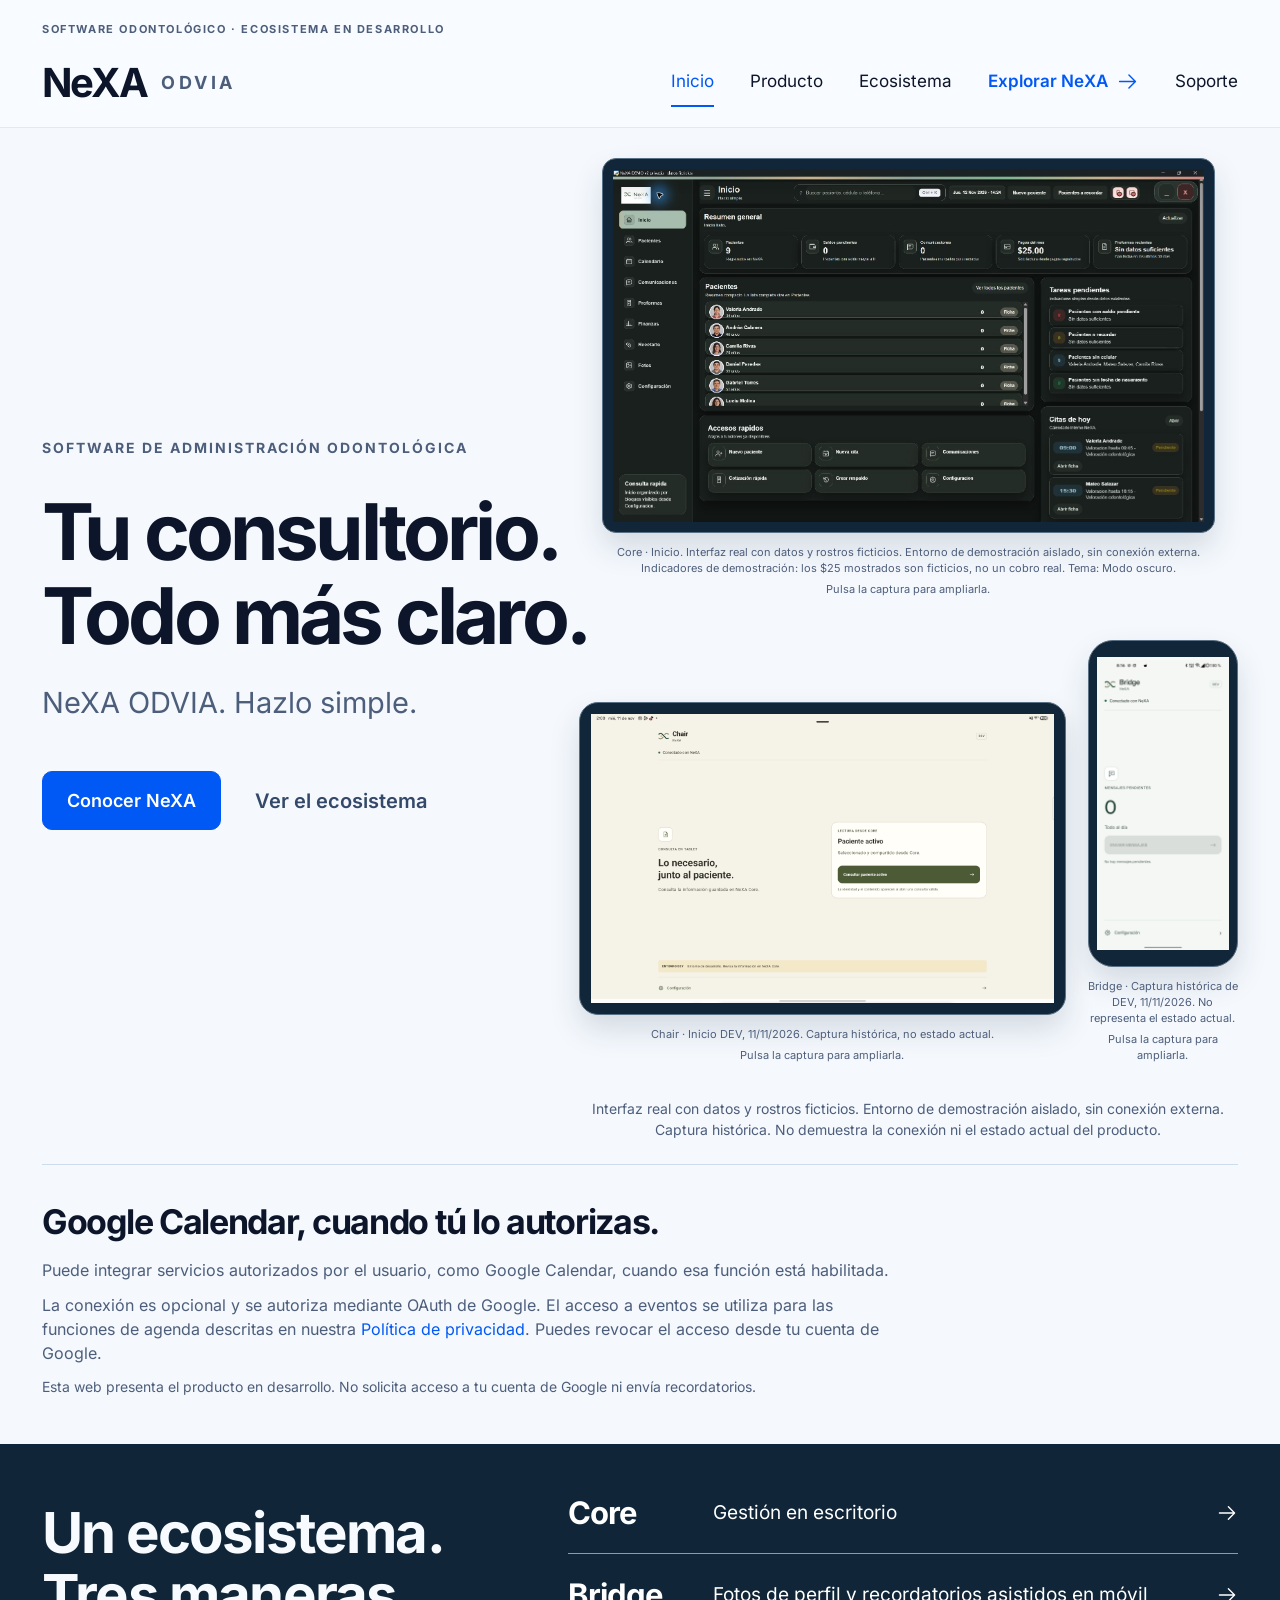
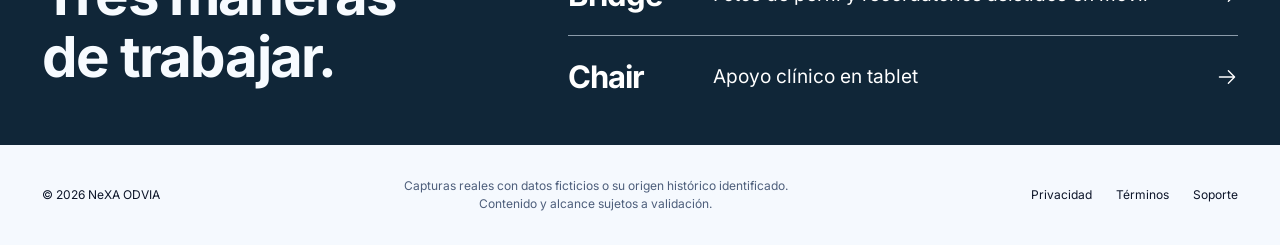
<file: index.html>
<!doctype html><html lang="es"><head><meta charset="UTF-8"/><meta name="color-scheme" content="light"/><meta name="viewport" content="width=device-width,initial-scale=1"/><meta name="robots" content="index,follow"/><meta name="description" content="NeXA ODVIA: software de administración odontológica en desarrollo. Conoce Core, Bridge y Chair, sus funciones y capturas reales con datos ficticios."/><meta name="theme-color" content="#f5f9fe"/><link rel="canonical" href="https://nexaodvia.com/"/><meta property="og:title" content="NeXA ODVIA · Hazlo simple."/><meta property="og:description" content="Gestión odontológica en desarrollo: Core en escritorio, Bridge en móvil y Chair en tablet."/><meta property="og:url" content="https://nexaodvia.com/"/><meta property="og:type" content="website"/><title>NeXA ODVIA · Hazlo simple.</title>  <script type="module" crossorigin src="/assets/index-v-FvT8Qx.js"></script>
  <link rel="stylesheet" crossorigin href="/assets/index-BSLHzWRd.css">
</head><body><div id="root"><link rel="preload" as="image" href="assets/core-inicio-demo.jpg"/><link rel="preload" as="image" href="assets/chair-inicio-real.png"/><link rel="preload" as="image" href="assets/bridge-historico.png"/><a class="skip-link" href="#contenido">Saltar al contenido</a><header><div class="container"><p class="preview-label">Software odontológico · Ecosistema en desarrollo</p><div class="header-row"><a class="brand" href="#inicio" aria-label="NeXA ODVIA, inicio">NeXA <span>ODVIA</span></a><button type="button" class="menu-toggle" aria-expanded="false" aria-controls="main-nav"><svg xmlns="http://www.w3.org/2000/svg" width="1em" height="1em" fill="currentColor" viewBox="0 0 256 256" aria-hidden="true"><path d="M224,128a8,8,0,0,1-8,8H40a8,8,0,0,1,0-16H216A8,8,0,0,1,224,128ZM40,72H216a8,8,0,0,0,0-16H40a8,8,0,0,0,0,16ZM216,184H40a8,8,0,0,0,0,16H216a8,8,0,0,0,0-16Z"></path></svg><span>Menú</span></button><nav id="main-nav" class="" aria-label="Navegación principal"><a class="" href="#inicio" aria-current="page">Inicio</a><a class="" href="#producto/core/0">Producto</a><a class="" href="#ecosistema">Ecosistema</a><a class="nav-explore" href="#explorar/core/0">Explorar NeXA<svg xmlns="http://www.w3.org/2000/svg" width="23" height="23" fill="currentColor" viewBox="0 0 256 256" aria-hidden="true"><path d="M221.66,133.66l-72,72a8,8,0,0,1-11.32-11.32L196.69,136H40a8,8,0,0,1,0-16H196.69L138.34,61.66a8,8,0,0,1,11.32-11.32l72,72A8,8,0,0,1,221.66,133.66Z"></path></svg></a><a href="https://nexaodvia.com/support/">Soporte</a></nav></div></div></header><main id="contenido" tabindex="-1"><section class="home-hero container"><div class="hero-copy"><p class="eyebrow">Software de administración odontológica</p><h1>Tu consultorio.<br/>Todo más claro.</h1><p class="hero-tagline">NeXA ODVIA. Hazlo simple.</p><div class="actions"><a class="button primary" href="#producto/core/0">Conocer NeXA</a><a class="text-link secondary" href="#ecosistema">Ver el ecosistema</a></div></div><div class="device-figure"><div class="real-device-group" aria-label="Pantallas reales de NeXA, identificadas según su fecha y estado"><figure class="real-screen real-screen--desktop real-screen--compact"><div class="real-screen__frame"><button type="button" class="real-screen__expand" aria-label="Ampliar captura real de Core · Inicio · Tema: Modo oscuro"><img src="assets/core-inicio-demo.jpg" width="1707" height="1019" alt="Inicio real de Core en Modo oscuro, con nueve pacientes ficticios, rostros generados y dos citas de hoy. Demo aislada con agenda sólo interna."/></button></div><figcaption>Core · Inicio. Interfaz real con datos y rostros ficticios. Entorno de demostración aislado, sin conexión externa. Indicadores de demostración: los $25 mostrados son ficticios, no un cobro real. Tema: Modo oscuro.<span class="real-screen__hint">Pulsa la captura para ampliarla.</span></figcaption><dialog class="capture-dialog" aria-label="Captura real de Core · Inicio · Tema: Modo oscuro"><div class="capture-dialog__toolbar"><p>Core · Inicio. Interfaz real con datos y rostros ficticios. Entorno de demostración aislado, sin conexión externa. Indicadores de demostración: los $25 mostrados son ficticios, no un cobro real. Tema: Modo oscuro.</p><button type="button" aria-pressed="false">Tamaño original</button><button type="button" autofocus="">Cerrar</button></div><div tabindex="0" role="region" aria-label="Imagen ampliada de Core · Inicio · Tema: Modo oscuro" class="capture-dialog__image "><img src="assets/core-inicio-demo.jpg" width="1707" height="1019" alt="Inicio real de Core en Modo oscuro, con nueve pacientes ficticios, rostros generados y dos citas de hoy. Demo aislada con agenda sólo interna."/></div><p>Interfaz real con datos y rostros ficticios. Entorno de demostración aislado, sin conexión externa.</p></dialog></figure><figure class="real-screen real-screen--tablet real-screen--compact"><div class="real-screen__frame"><button type="button" class="real-screen__expand" aria-label="Ampliar captura real de Chair · Inicio"><img src="assets/chair-inicio-real.png" width="2960" height="1848" alt="Inicio real de Chair DEV del 11 de noviembre de 2026, sin pacientes identificados. No acredita conexión actual."/></button></div><figcaption>Chair · Inicio DEV, 11/11/2026. Captura histórica, no estado actual.<span class="real-screen__hint">Pulsa la captura para ampliarla.</span></figcaption><dialog class="capture-dialog" aria-label="Captura real de Chair · Inicio"><div class="capture-dialog__toolbar"><p>Chair · Inicio DEV, 11/11/2026. Captura histórica, no estado actual.</p><button type="button" aria-pressed="false">Tamaño original</button><button type="button" autofocus="">Cerrar</button></div><div tabindex="0" role="region" aria-label="Imagen ampliada de Chair · Inicio" class="capture-dialog__image "><img src="assets/chair-inicio-real.png" width="2960" height="1848" alt="Inicio real de Chair DEV del 11 de noviembre de 2026, sin pacientes identificados. No acredita conexión actual."/></div><p>Captura histórica. No demuestra la conexión ni el estado actual del producto.</p></dialog></figure><figure class="real-screen real-screen--phone real-screen--compact"><div class="real-screen__frame"><button type="button" class="real-screen__expand" aria-label="Ampliar captura real de Bridge · Inicio"><img src="assets/bridge-historico.png" width="1080" height="2400" alt="Captura histórica real de Bridge DEV, sin mensajes pendientes. No acredita estado ni conexión actuales."/></button></div><figcaption>Bridge · Captura histórica de DEV, 11/11/2026. No representa el estado actual.<span class="real-screen__hint">Pulsa la captura para ampliarla.</span></figcaption><dialog class="capture-dialog" aria-label="Captura real de Bridge · Inicio"><div class="capture-dialog__toolbar"><p>Bridge · Captura histórica de DEV, 11/11/2026. No representa el estado actual.</p><button type="button" aria-pressed="false">Tamaño original</button><button type="button" autofocus="">Cerrar</button></div><div tabindex="0" role="region" aria-label="Imagen ampliada de Bridge · Inicio" class="capture-dialog__image "><img src="assets/bridge-historico.png" width="1080" height="2400" alt="Captura histórica real de Bridge DEV, sin mensajes pendientes. No acredita estado ni conexión actuales."/></div><p>Captura histórica. No demuestra la conexión ni el estado actual del producto.</p></dialog></figure></div><p class="small-note real-group-note">Interfaz real con datos y rostros ficticios. Entorno de demostración aislado, sin conexión externa. Captura histórica. No demuestra la conexión ni el estado actual del producto.</p></div></section><section class="container integration-note" aria-labelledby="google-calendar-title"><h2 id="google-calendar-title">Google Calendar, cuando tú lo autorizas.</h2><p>Puede integrar servicios autorizados por el usuario, como Google Calendar, cuando esa función está habilitada.</p><p>La conexión es opcional y se autoriza mediante OAuth de Google. El acceso a eventos se utiliza para las funciones de agenda descritas en nuestra <a href="https://nexaodvia.com/privacy/">Política de privacidad</a>. Puedes revocar el acceso desde tu cuenta de Google.</p><p class="small-note">Esta web presenta el producto en desarrollo. No solicita acceso a tu cuenta de Google ni envía recordatorios.</p></section><section class="dark-band home-band"><div class="container"><h2>Un ecosistema.<br/>Tres maneras<br/>de trabajar.</h2><div class="role-list"><a class="" href="#producto/core/0"><strong>Core</strong><span>Gestión en escritorio</span><svg xmlns="http://www.w3.org/2000/svg" width="22" height="22" fill="currentColor" viewBox="0 0 256 256" aria-hidden="true"><path d="M221.66,133.66l-72,72a8,8,0,0,1-11.32-11.32L196.69,136H40a8,8,0,0,1,0-16H196.69L138.34,61.66a8,8,0,0,1,11.32-11.32l72,72A8,8,0,0,1,221.66,133.66Z"></path></svg></a><a class="" href="#producto/bridge/0"><strong>Bridge</strong><span>Fotos de perfil y recordatorios asistidos en móvil</span><svg xmlns="http://www.w3.org/2000/svg" width="22" height="22" fill="currentColor" viewBox="0 0 256 256" aria-hidden="true"><path d="M221.66,133.66l-72,72a8,8,0,0,1-11.32-11.32L196.69,136H40a8,8,0,0,1,0-16H196.69L138.34,61.66a8,8,0,0,1,11.32-11.32l72,72A8,8,0,0,1,221.66,133.66Z"></path></svg></a><a class="" href="#producto/chair/0"><strong>Chair</strong><span>Apoyo clínico en tablet</span><svg xmlns="http://www.w3.org/2000/svg" width="22" height="22" fill="currentColor" viewBox="0 0 256 256" aria-hidden="true"><path d="M221.66,133.66l-72,72a8,8,0,0,1-11.32-11.32L196.69,136H40a8,8,0,0,1,0-16H196.69L138.34,61.66a8,8,0,0,1,11.32-11.32l72,72A8,8,0,0,1,221.66,133.66Z"></path></svg></a></div></div></section></main><footer class="container"><span>© 2026 NeXA ODVIA</span><p>Capturas reales con datos ficticios o su origen histórico identificado.<br/>Contenido y alcance sujetos a validación.</p><nav aria-label="Información legal y soporte"><a href="https://nexaodvia.com/privacy/">Privacidad</a><a href="https://nexaodvia.com/terms/">Términos</a><a href="https://nexaodvia.com/support/">Soporte</a></nav></footer></div></body></html>
</file>
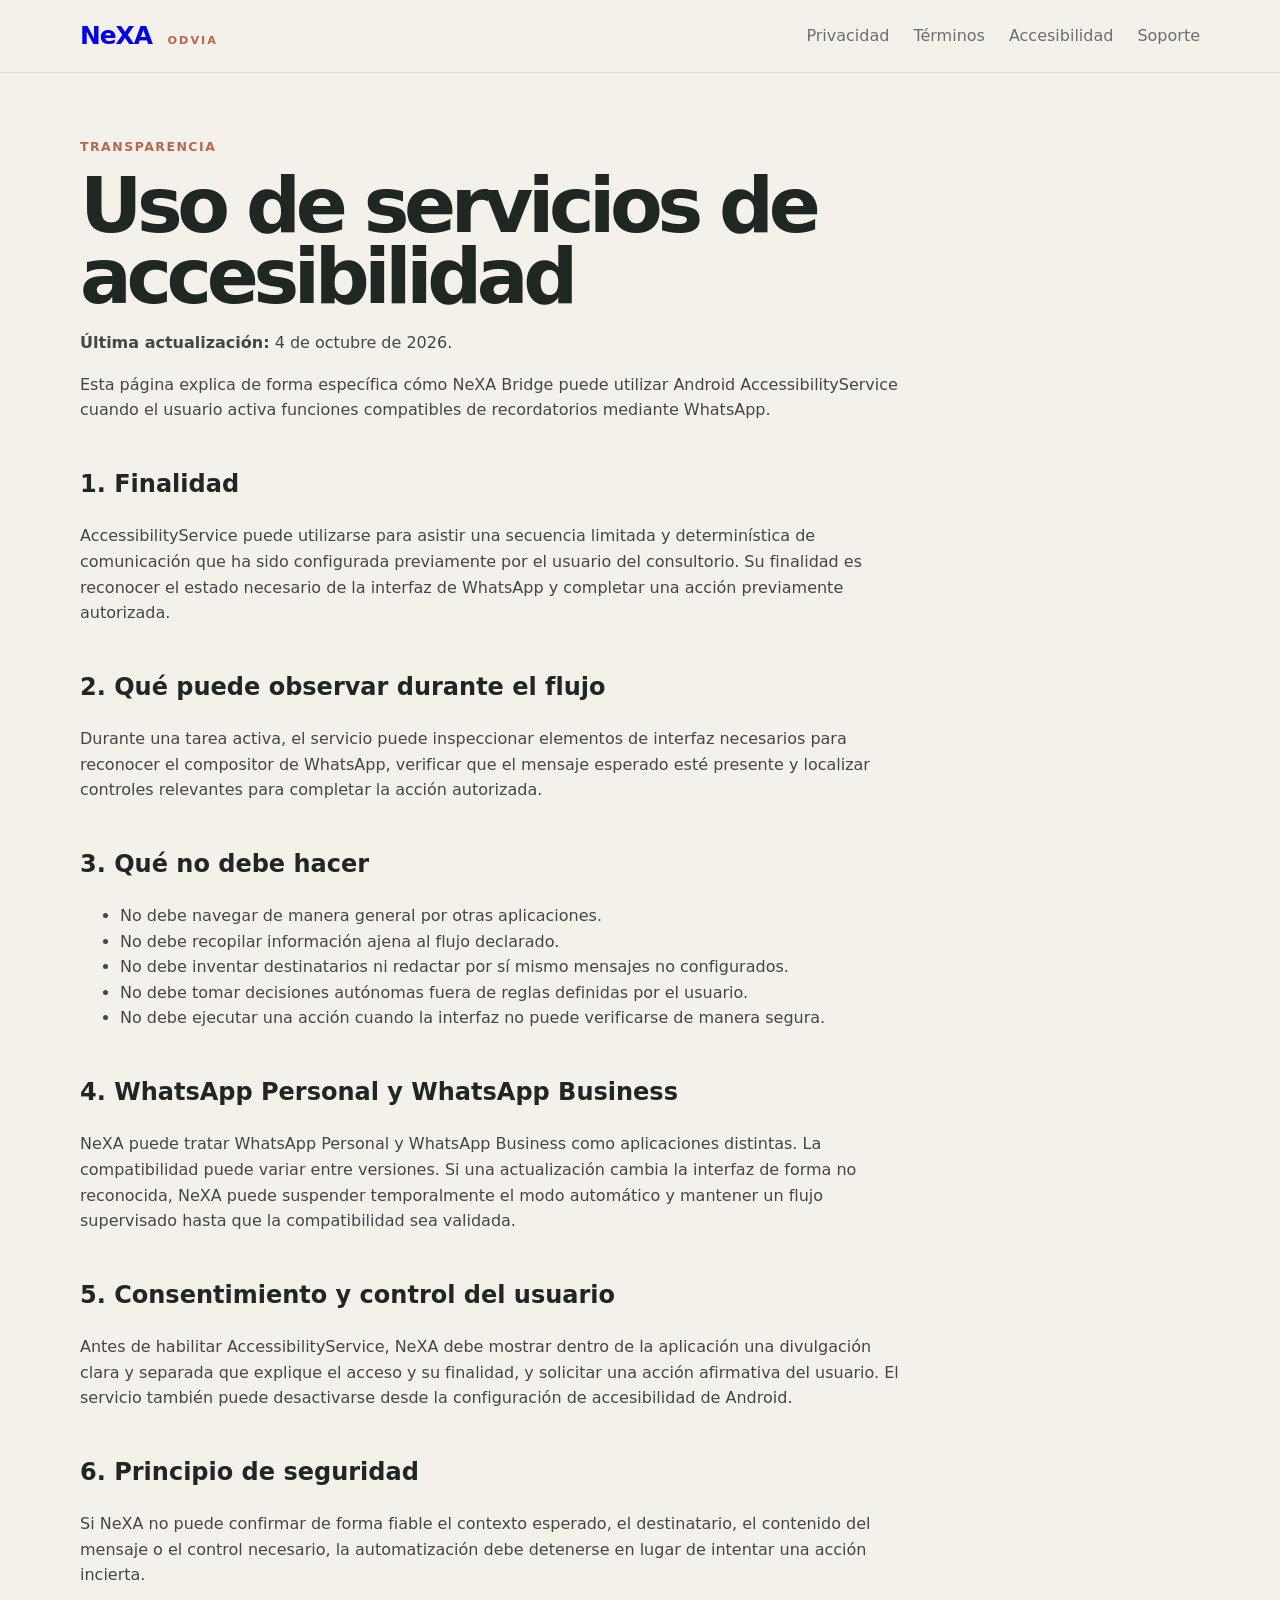
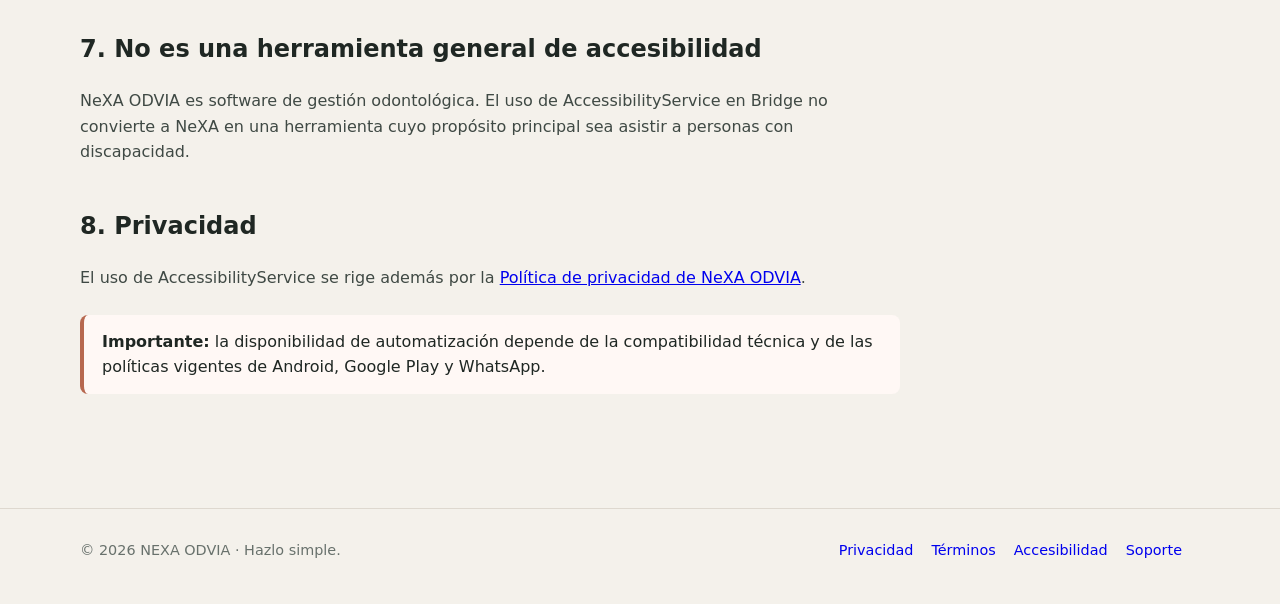
<file: accessibility/index.html>
<!doctype html><html lang="es"><head><meta charset="utf-8"><meta name="viewport" content="width=device-width,initial-scale=1"><title>Servicios de accesibilidad — NeXA ODVIA</title><meta name="description" content="Divulgación sobre el uso de Android AccessibilityService en NeXA Bridge."><link rel="stylesheet" href="/assets/styles.css"></head><body>
<header><nav class="shell"><a class="brand" href="/">NeXA <span>ODVIA</span></a><div class="links"><a href="/privacy/">Privacidad</a><a href="/terms/">Términos</a><a href="/accessibility/">Accesibilidad</a><a href="/support/">Soporte</a></div></nav></header>
<main class="page shell"><div class="content"><div class="eyebrow">Transparencia</div><h1>Uso de servicios de accesibilidad</h1><p><strong>Última actualización:</strong> 4 de octubre de 2026.</p>
<p>Esta página explica de forma específica cómo NeXA Bridge puede utilizar Android AccessibilityService cuando el usuario activa funciones compatibles de recordatorios mediante WhatsApp.</p>
<h2>1. Finalidad</h2><p>AccessibilityService puede utilizarse para asistir una secuencia limitada y determinística de comunicación que ha sido configurada previamente por el usuario del consultorio. Su finalidad es reconocer el estado necesario de la interfaz de WhatsApp y completar una acción previamente autorizada.</p>
<h2>2. Qué puede observar durante el flujo</h2><p>Durante una tarea activa, el servicio puede inspeccionar elementos de interfaz necesarios para reconocer el compositor de WhatsApp, verificar que el mensaje esperado esté presente y localizar controles relevantes para completar la acción autorizada.</p>
<h2>3. Qué no debe hacer</h2><ul><li>No debe navegar de manera general por otras aplicaciones.</li><li>No debe recopilar información ajena al flujo declarado.</li><li>No debe inventar destinatarios ni redactar por sí mismo mensajes no configurados.</li><li>No debe tomar decisiones autónomas fuera de reglas definidas por el usuario.</li><li>No debe ejecutar una acción cuando la interfaz no puede verificarse de manera segura.</li></ul>
<h2>4. WhatsApp Personal y WhatsApp Business</h2><p>NeXA puede tratar WhatsApp Personal y WhatsApp Business como aplicaciones distintas. La compatibilidad puede variar entre versiones. Si una actualización cambia la interfaz de forma no reconocida, NeXA puede suspender temporalmente el modo automático y mantener un flujo supervisado hasta que la compatibilidad sea validada.</p>
<h2>5. Consentimiento y control del usuario</h2><p>Antes de habilitar AccessibilityService, NeXA debe mostrar dentro de la aplicación una divulgación clara y separada que explique el acceso y su finalidad, y solicitar una acción afirmativa del usuario. El servicio también puede desactivarse desde la configuración de accesibilidad de Android.</p>
<h2>6. Principio de seguridad</h2><p>Si NeXA no puede confirmar de forma fiable el contexto esperado, el destinatario, el contenido del mensaje o el control necesario, la automatización debe detenerse en lugar de intentar una acción incierta.</p>
<h2>7. No es una herramienta general de accesibilidad</h2><p>NeXA ODVIA es software de gestión odontológica. El uso de AccessibilityService en Bridge no convierte a NeXA en una herramienta cuyo propósito principal sea asistir a personas con discapacidad.</p>
<h2>8. Privacidad</h2><p>El uso de AccessibilityService se rige además por la <a href="/privacy/">Política de privacidad de NeXA ODVIA</a>.</p>
<div class="notice"><strong>Importante:</strong> la disponibilidad de automatización depende de la compatibilidad técnica y de las políticas vigentes de Android, Google Play y WhatsApp.</div>
</div></main><footer><div class="shell footer-row"><div>© 2026 NEXA ODVIA · Hazlo simple.</div><div><a href="/privacy/">Privacidad</a><a href="/terms/">Términos</a><a href="/accessibility/">Accesibilidad</a><a href="/support/">Soporte</a></div></div></footer></body></html>
</file>
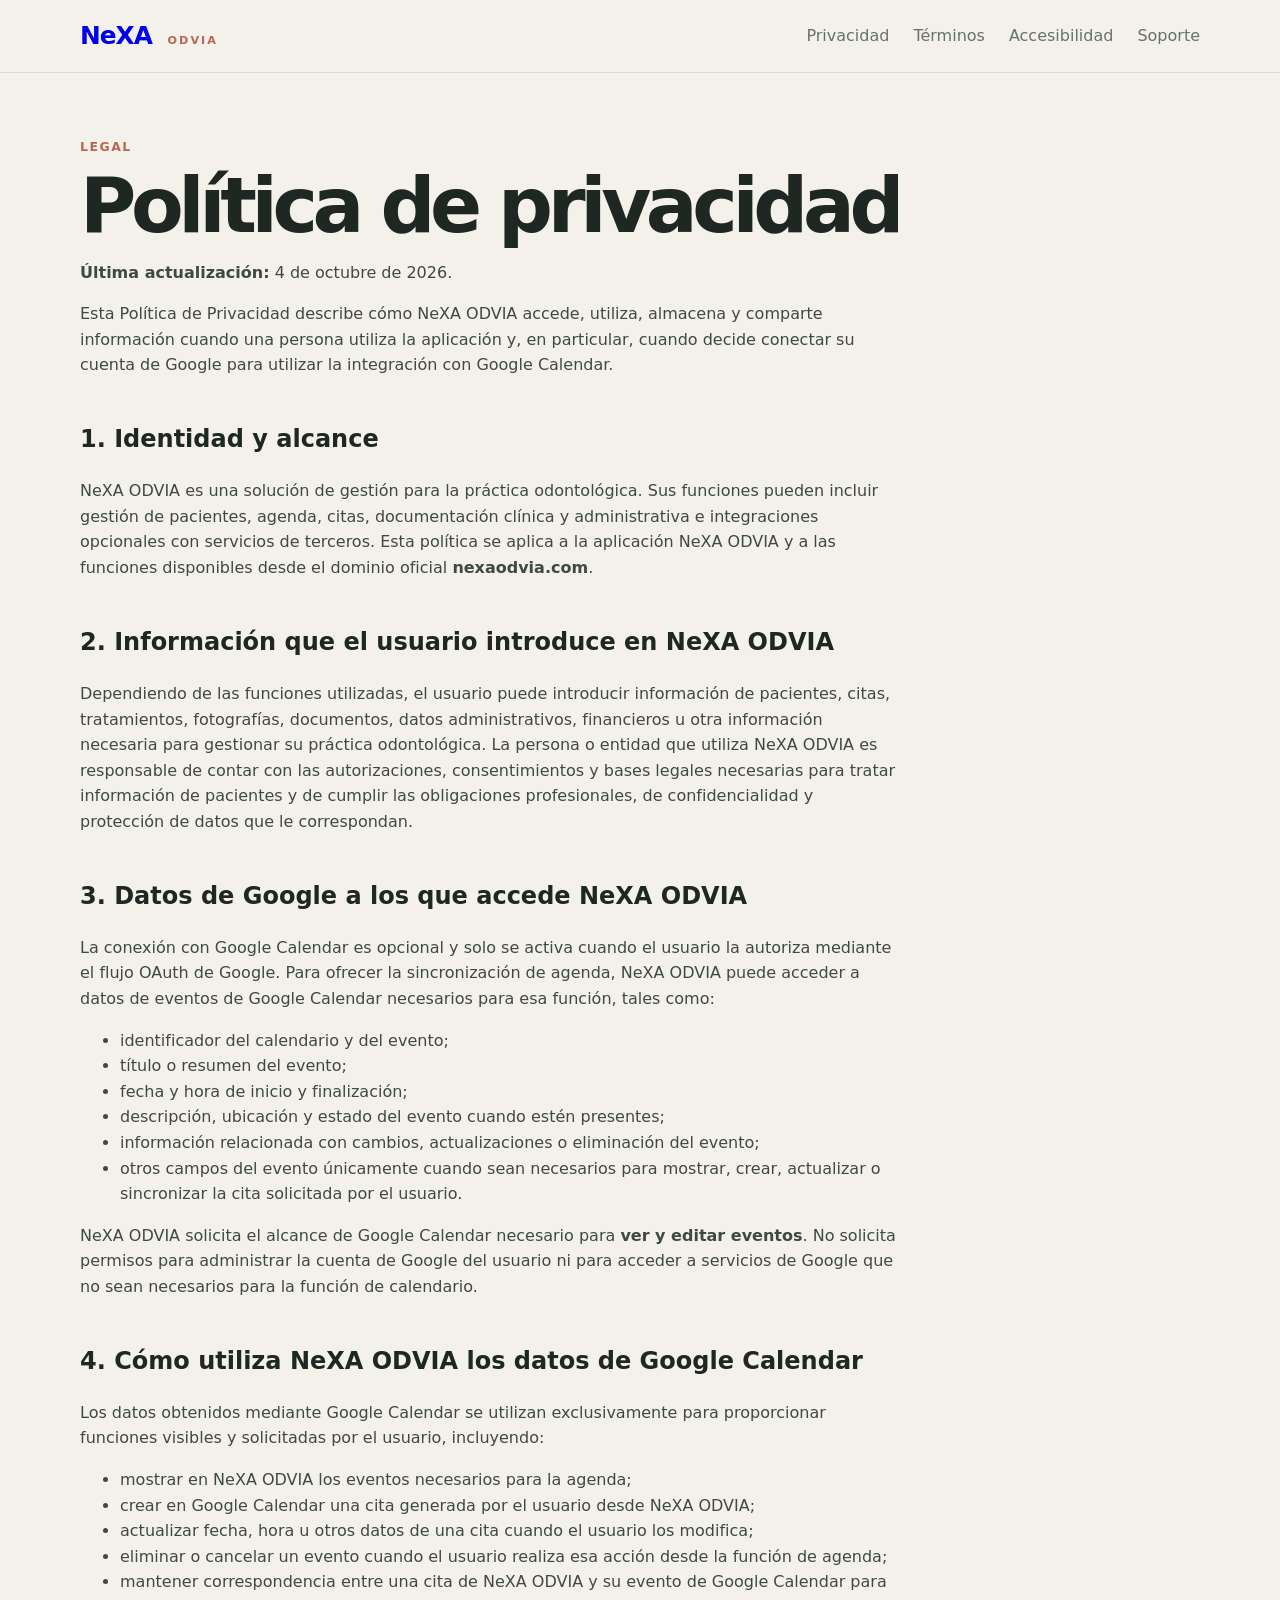
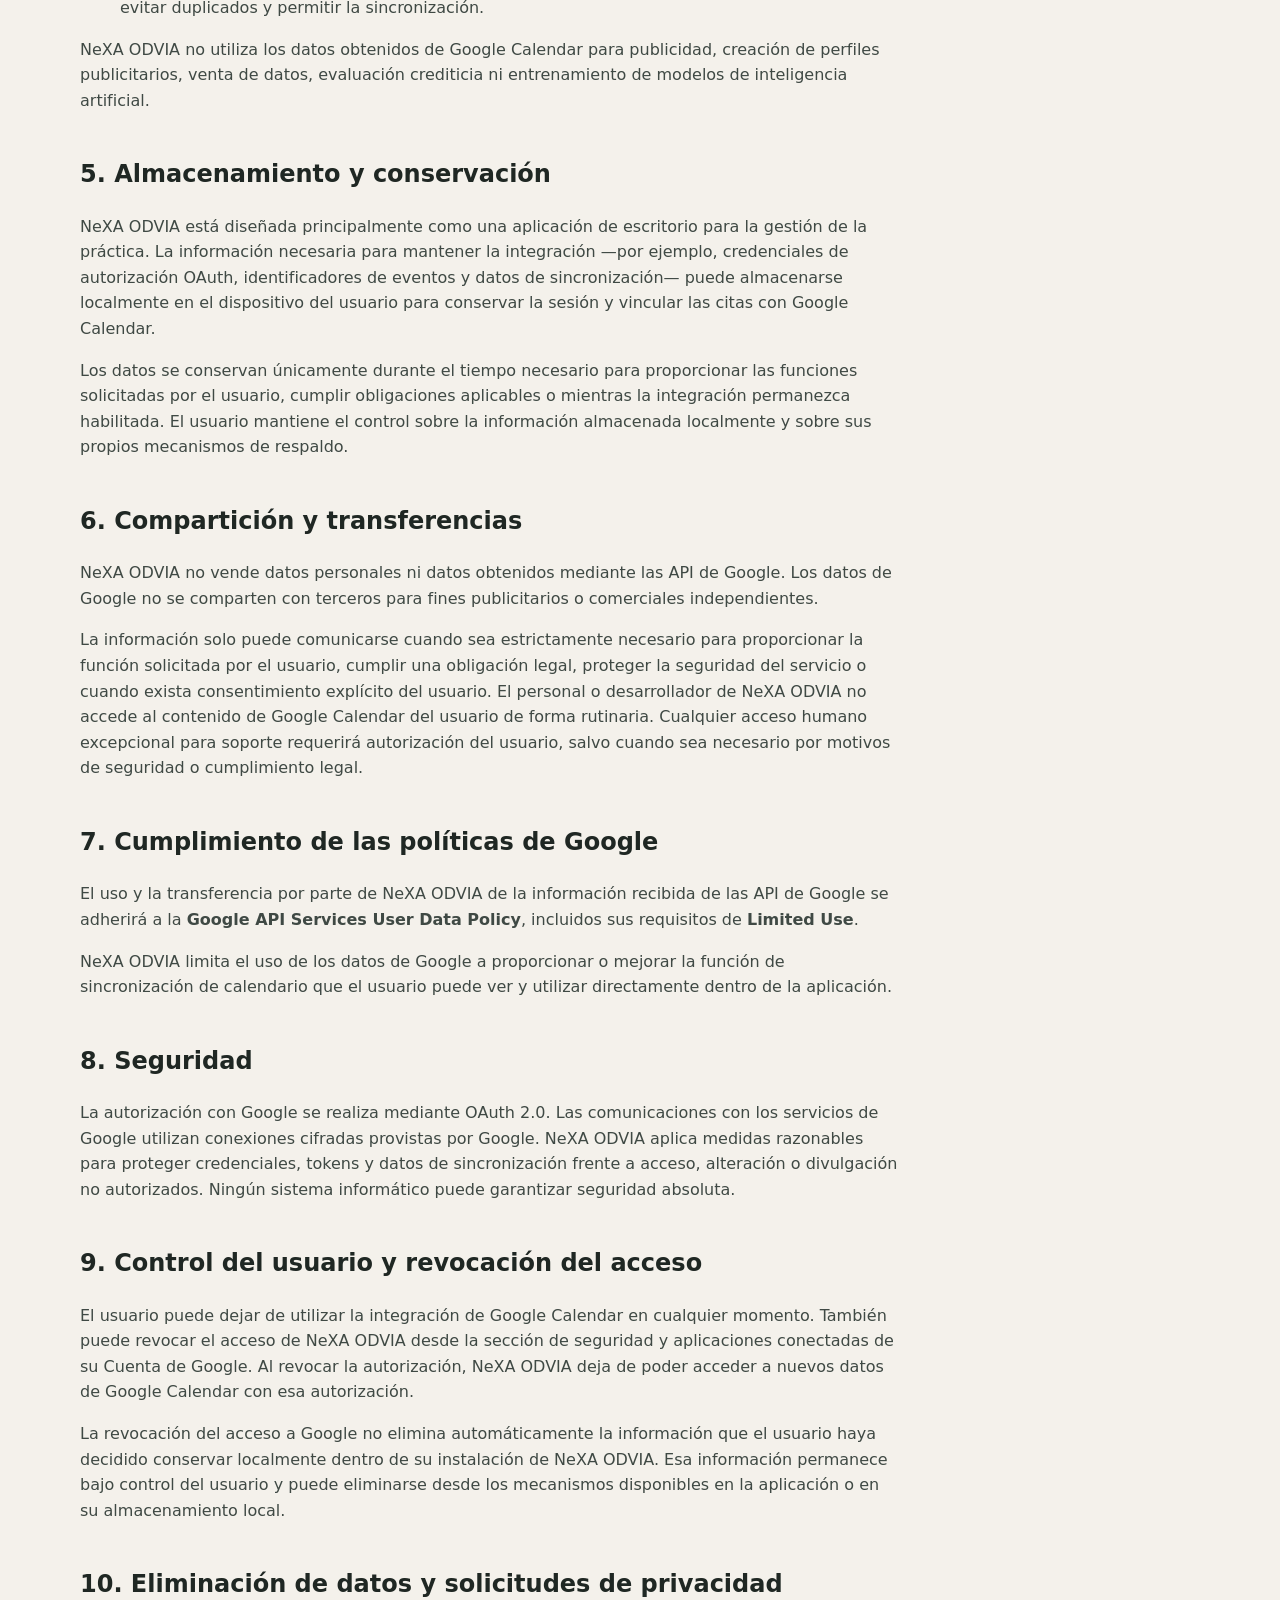
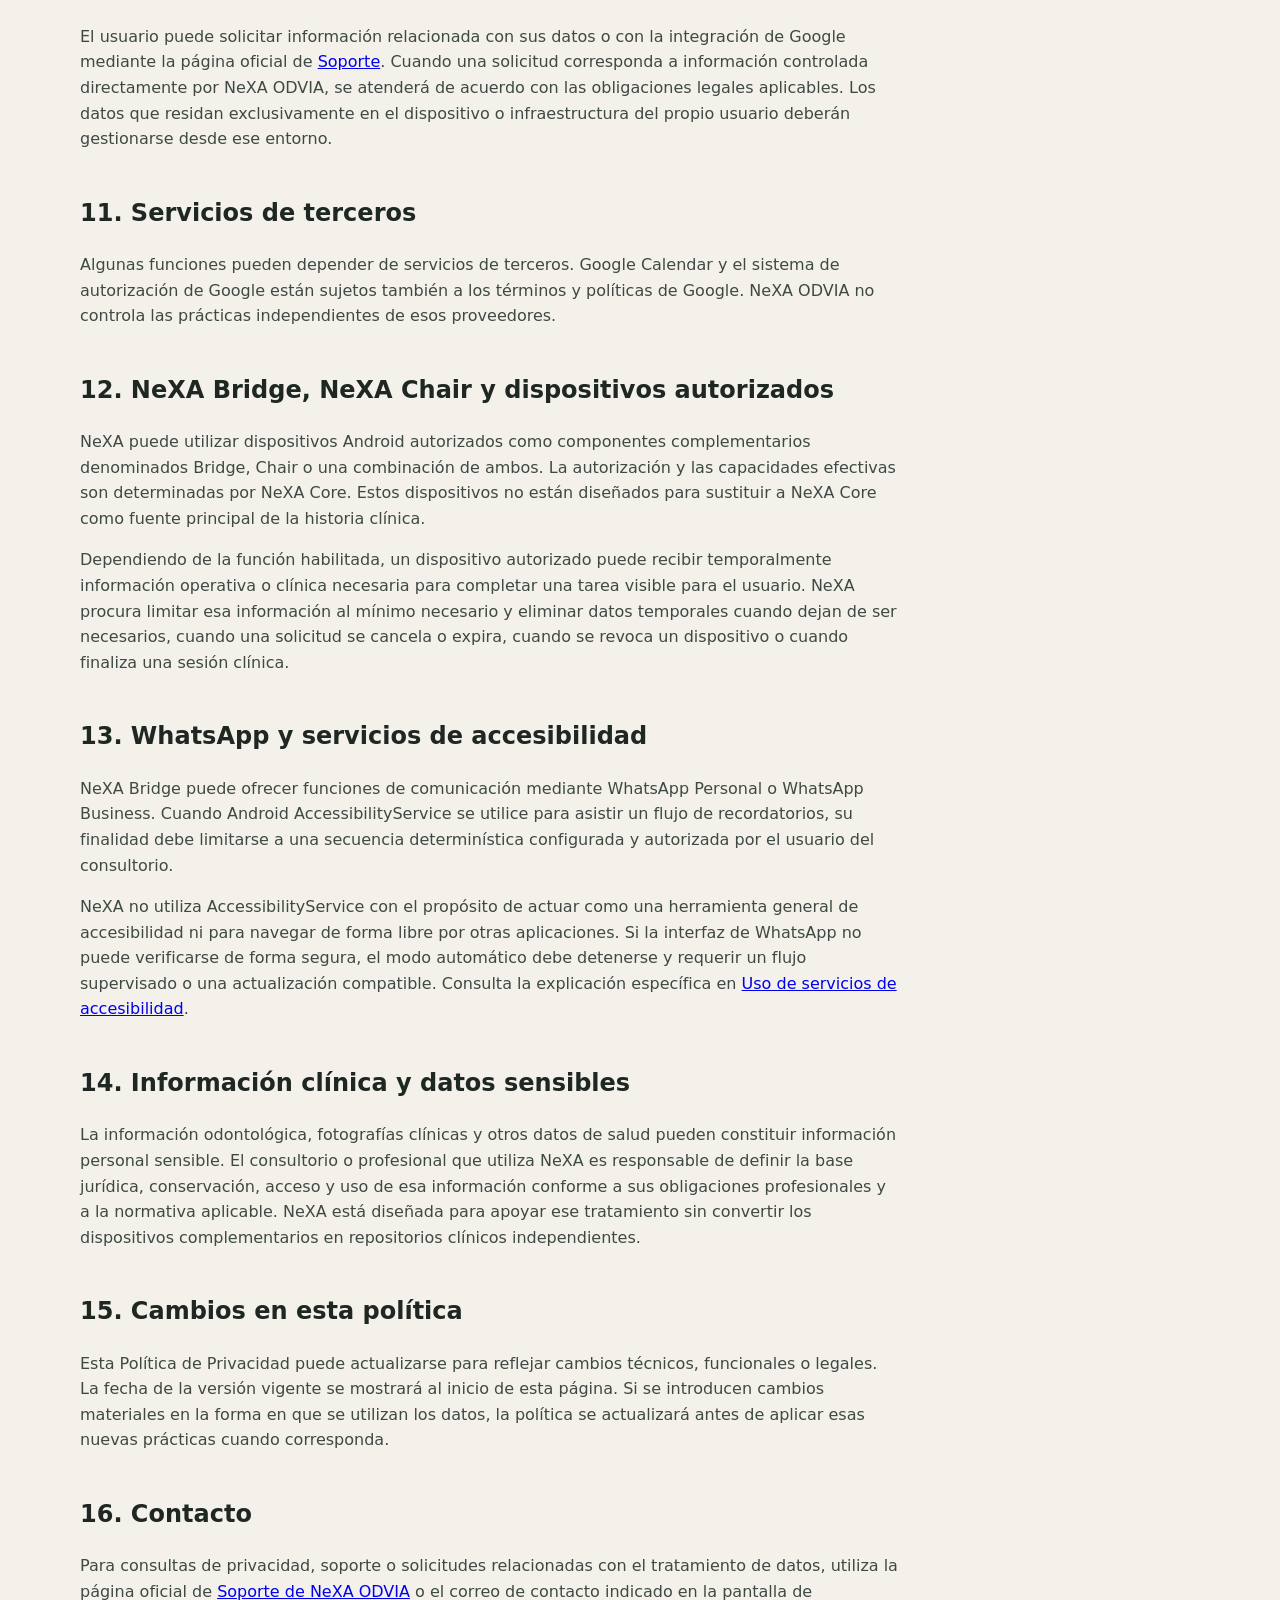
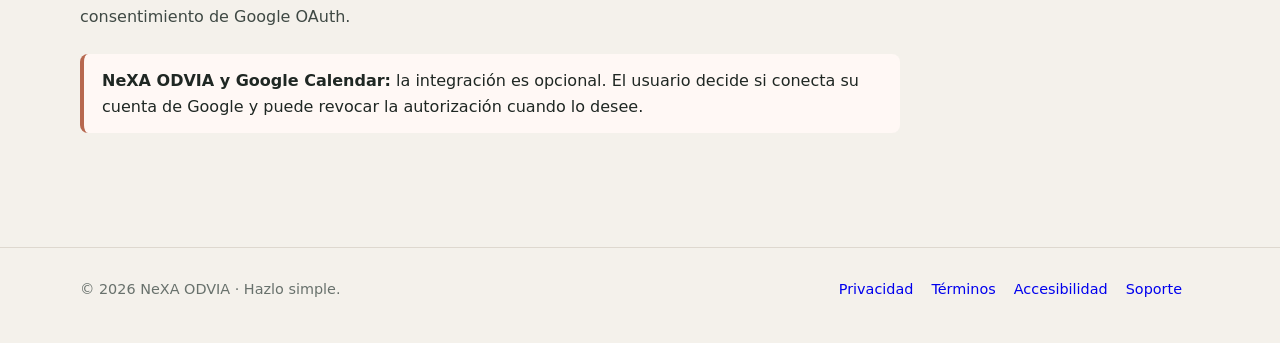
<file: privacy/index.html>
<!doctype html><html lang="es"><head><meta charset="utf-8"><meta name="viewport" content="width=device-width,initial-scale=1"><title>Política de privacidad — NeXA ODVIA</title><meta name="description" content="Política de privacidad de NeXA ODVIA y uso de datos de Google Calendar."><link rel="stylesheet" href="/assets/styles.css"></head><body>
<header><nav class="shell"><a class="brand" href="/">NeXA <span>ODVIA</span></a><div class="links"><a href="/privacy/">Privacidad</a><a href="/terms/">Términos</a><a href="/accessibility/">Accesibilidad</a><a href="/support/">Soporte</a></div></nav></header>
<main class="page shell"><div class="content"><div class="eyebrow">Legal</div><h1>Política de privacidad</h1><p><strong>Última actualización:</strong> 4 de octubre de 2026.</p>
<p>Esta Política de Privacidad describe cómo NeXA ODVIA accede, utiliza, almacena y comparte información cuando una persona utiliza la aplicación y, en particular, cuando decide conectar su cuenta de Google para utilizar la integración con Google Calendar.</p>

<h2>1. Identidad y alcance</h2>
<p>NeXA ODVIA es una solución de gestión para la práctica odontológica. Sus funciones pueden incluir gestión de pacientes, agenda, citas, documentación clínica y administrativa e integraciones opcionales con servicios de terceros. Esta política se aplica a la aplicación NeXA ODVIA y a las funciones disponibles desde el dominio oficial <strong>nexaodvia.com</strong>.</p>

<h2>2. Información que el usuario introduce en NeXA ODVIA</h2>
<p>Dependiendo de las funciones utilizadas, el usuario puede introducir información de pacientes, citas, tratamientos, fotografías, documentos, datos administrativos, financieros u otra información necesaria para gestionar su práctica odontológica. La persona o entidad que utiliza NeXA ODVIA es responsable de contar con las autorizaciones, consentimientos y bases legales necesarias para tratar información de pacientes y de cumplir las obligaciones profesionales, de confidencialidad y protección de datos que le correspondan.</p>

<h2>3. Datos de Google a los que accede NeXA ODVIA</h2>
<p>La conexión con Google Calendar es opcional y solo se activa cuando el usuario la autoriza mediante el flujo OAuth de Google. Para ofrecer la sincronización de agenda, NeXA ODVIA puede acceder a datos de eventos de Google Calendar necesarios para esa función, tales como:</p>
<ul>
<li>identificador del calendario y del evento;</li>
<li>título o resumen del evento;</li>
<li>fecha y hora de inicio y finalización;</li>
<li>descripción, ubicación y estado del evento cuando estén presentes;</li>
<li>información relacionada con cambios, actualizaciones o eliminación del evento;</li>
<li>otros campos del evento únicamente cuando sean necesarios para mostrar, crear, actualizar o sincronizar la cita solicitada por el usuario.</li>
</ul>
<p>NeXA ODVIA solicita el alcance de Google Calendar necesario para <strong>ver y editar eventos</strong>. No solicita permisos para administrar la cuenta de Google del usuario ni para acceder a servicios de Google que no sean necesarios para la función de calendario.</p>

<h2>4. Cómo utiliza NeXA ODVIA los datos de Google Calendar</h2>
<p>Los datos obtenidos mediante Google Calendar se utilizan exclusivamente para proporcionar funciones visibles y solicitadas por el usuario, incluyendo:</p>
<ul>
<li>mostrar en NeXA ODVIA los eventos necesarios para la agenda;</li>
<li>crear en Google Calendar una cita generada por el usuario desde NeXA ODVIA;</li>
<li>actualizar fecha, hora u otros datos de una cita cuando el usuario los modifica;</li>
<li>eliminar o cancelar un evento cuando el usuario realiza esa acción desde la función de agenda;</li>
<li>mantener correspondencia entre una cita de NeXA ODVIA y su evento de Google Calendar para evitar duplicados y permitir la sincronización.</li>
</ul>
<p>NeXA ODVIA no utiliza los datos obtenidos de Google Calendar para publicidad, creación de perfiles publicitarios, venta de datos, evaluación crediticia ni entrenamiento de modelos de inteligencia artificial.</p>

<h2>5. Almacenamiento y conservación</h2>
<p>NeXA ODVIA está diseñada principalmente como una aplicación de escritorio para la gestión de la práctica. La información necesaria para mantener la integración —por ejemplo, credenciales de autorización OAuth, identificadores de eventos y datos de sincronización— puede almacenarse localmente en el dispositivo del usuario para conservar la sesión y vincular las citas con Google Calendar.</p>
<p>Los datos se conservan únicamente durante el tiempo necesario para proporcionar las funciones solicitadas por el usuario, cumplir obligaciones aplicables o mientras la integración permanezca habilitada. El usuario mantiene el control sobre la información almacenada localmente y sobre sus propios mecanismos de respaldo.</p>

<h2>6. Compartición y transferencias</h2>
<p>NeXA ODVIA no vende datos personales ni datos obtenidos mediante las API de Google. Los datos de Google no se comparten con terceros para fines publicitarios o comerciales independientes.</p>
<p>La información solo puede comunicarse cuando sea estrictamente necesario para proporcionar la función solicitada por el usuario, cumplir una obligación legal, proteger la seguridad del servicio o cuando exista consentimiento explícito del usuario. El personal o desarrollador de NeXA ODVIA no accede al contenido de Google Calendar del usuario de forma rutinaria. Cualquier acceso humano excepcional para soporte requerirá autorización del usuario, salvo cuando sea necesario por motivos de seguridad o cumplimiento legal.</p>

<h2>7. Cumplimiento de las políticas de Google</h2>
<p>El uso y la transferencia por parte de NeXA ODVIA de la información recibida de las API de Google se adherirá a la <strong>Google API Services User Data Policy</strong>, incluidos sus requisitos de <strong>Limited Use</strong>.</p>
<p>NeXA ODVIA limita el uso de los datos de Google a proporcionar o mejorar la función de sincronización de calendario que el usuario puede ver y utilizar directamente dentro de la aplicación.</p>

<h2>8. Seguridad</h2>
<p>La autorización con Google se realiza mediante OAuth 2.0. Las comunicaciones con los servicios de Google utilizan conexiones cifradas provistas por Google. NeXA ODVIA aplica medidas razonables para proteger credenciales, tokens y datos de sincronización frente a acceso, alteración o divulgación no autorizados. Ningún sistema informático puede garantizar seguridad absoluta.</p>

<h2>9. Control del usuario y revocación del acceso</h2>
<p>El usuario puede dejar de utilizar la integración de Google Calendar en cualquier momento. También puede revocar el acceso de NeXA ODVIA desde la sección de seguridad y aplicaciones conectadas de su Cuenta de Google. Al revocar la autorización, NeXA ODVIA deja de poder acceder a nuevos datos de Google Calendar con esa autorización.</p>
<p>La revocación del acceso a Google no elimina automáticamente la información que el usuario haya decidido conservar localmente dentro de su instalación de NeXA ODVIA. Esa información permanece bajo control del usuario y puede eliminarse desde los mecanismos disponibles en la aplicación o en su almacenamiento local.</p>

<h2>10. Eliminación de datos y solicitudes de privacidad</h2>
<p>El usuario puede solicitar información relacionada con sus datos o con la integración de Google mediante la página oficial de <a href="/support/">Soporte</a>. Cuando una solicitud corresponda a información controlada directamente por NeXA ODVIA, se atenderá de acuerdo con las obligaciones legales aplicables. Los datos que residan exclusivamente en el dispositivo o infraestructura del propio usuario deberán gestionarse desde ese entorno.</p>

<h2>11. Servicios de terceros</h2>
<p>Algunas funciones pueden depender de servicios de terceros. Google Calendar y el sistema de autorización de Google están sujetos también a los términos y políticas de Google. NeXA ODVIA no controla las prácticas independientes de esos proveedores.</p>

<h2>12. NeXA Bridge, NeXA Chair y dispositivos autorizados</h2>
<p>NeXA puede utilizar dispositivos Android autorizados como componentes complementarios denominados Bridge, Chair o una combinación de ambos. La autorización y las capacidades efectivas son determinadas por NeXA Core. Estos dispositivos no están diseñados para sustituir a NeXA Core como fuente principal de la historia clínica.</p>
<p>Dependiendo de la función habilitada, un dispositivo autorizado puede recibir temporalmente información operativa o clínica necesaria para completar una tarea visible para el usuario. NeXA procura limitar esa información al mínimo necesario y eliminar datos temporales cuando dejan de ser necesarios, cuando una solicitud se cancela o expira, cuando se revoca un dispositivo o cuando finaliza una sesión clínica.</p>

<h2>13. WhatsApp y servicios de accesibilidad</h2>
<p>NeXA Bridge puede ofrecer funciones de comunicación mediante WhatsApp Personal o WhatsApp Business. Cuando Android AccessibilityService se utilice para asistir un flujo de recordatorios, su finalidad debe limitarse a una secuencia determinística configurada y autorizada por el usuario del consultorio.</p>
<p>NeXA no utiliza AccessibilityService con el propósito de actuar como una herramienta general de accesibilidad ni para navegar de forma libre por otras aplicaciones. Si la interfaz de WhatsApp no puede verificarse de forma segura, el modo automático debe detenerse y requerir un flujo supervisado o una actualización compatible. Consulta la explicación específica en <a href="/accessibility/">Uso de servicios de accesibilidad</a>.</p>

<h2>14. Información clínica y datos sensibles</h2>
<p>La información odontológica, fotografías clínicas y otros datos de salud pueden constituir información personal sensible. El consultorio o profesional que utiliza NeXA es responsable de definir la base jurídica, conservación, acceso y uso de esa información conforme a sus obligaciones profesionales y a la normativa aplicable. NeXA está diseñada para apoyar ese tratamiento sin convertir los dispositivos complementarios en repositorios clínicos independientes.</p>

<h2>15. Cambios en esta política</h2>
<p>Esta Política de Privacidad puede actualizarse para reflejar cambios técnicos, funcionales o legales. La fecha de la versión vigente se mostrará al inicio de esta página. Si se introducen cambios materiales en la forma en que se utilizan los datos, la política se actualizará antes de aplicar esas nuevas prácticas cuando corresponda.</p>

<h2>16. Contacto</h2>
<p>Para consultas de privacidad, soporte o solicitudes relacionadas con el tratamiento de datos, utiliza la página oficial de <a href="/support/">Soporte de NeXA ODVIA</a> o el correo de contacto indicado en la pantalla de consentimiento de Google OAuth.</p>

<div class="notice"><strong>NeXA ODVIA y Google Calendar:</strong> la integración es opcional. El usuario decide si conecta su cuenta de Google y puede revocar la autorización cuando lo desee.</div>
</div></main>
<footer><div class="shell footer-row"><div>© 2026 NeXA ODVIA · Hazlo simple.</div><div><a href="/privacy/">Privacidad</a><a href="/terms/">Términos</a><a href="/accessibility/">Accesibilidad</a><a href="/support/">Soporte</a></div></div></footer>
</body></html>
</file>
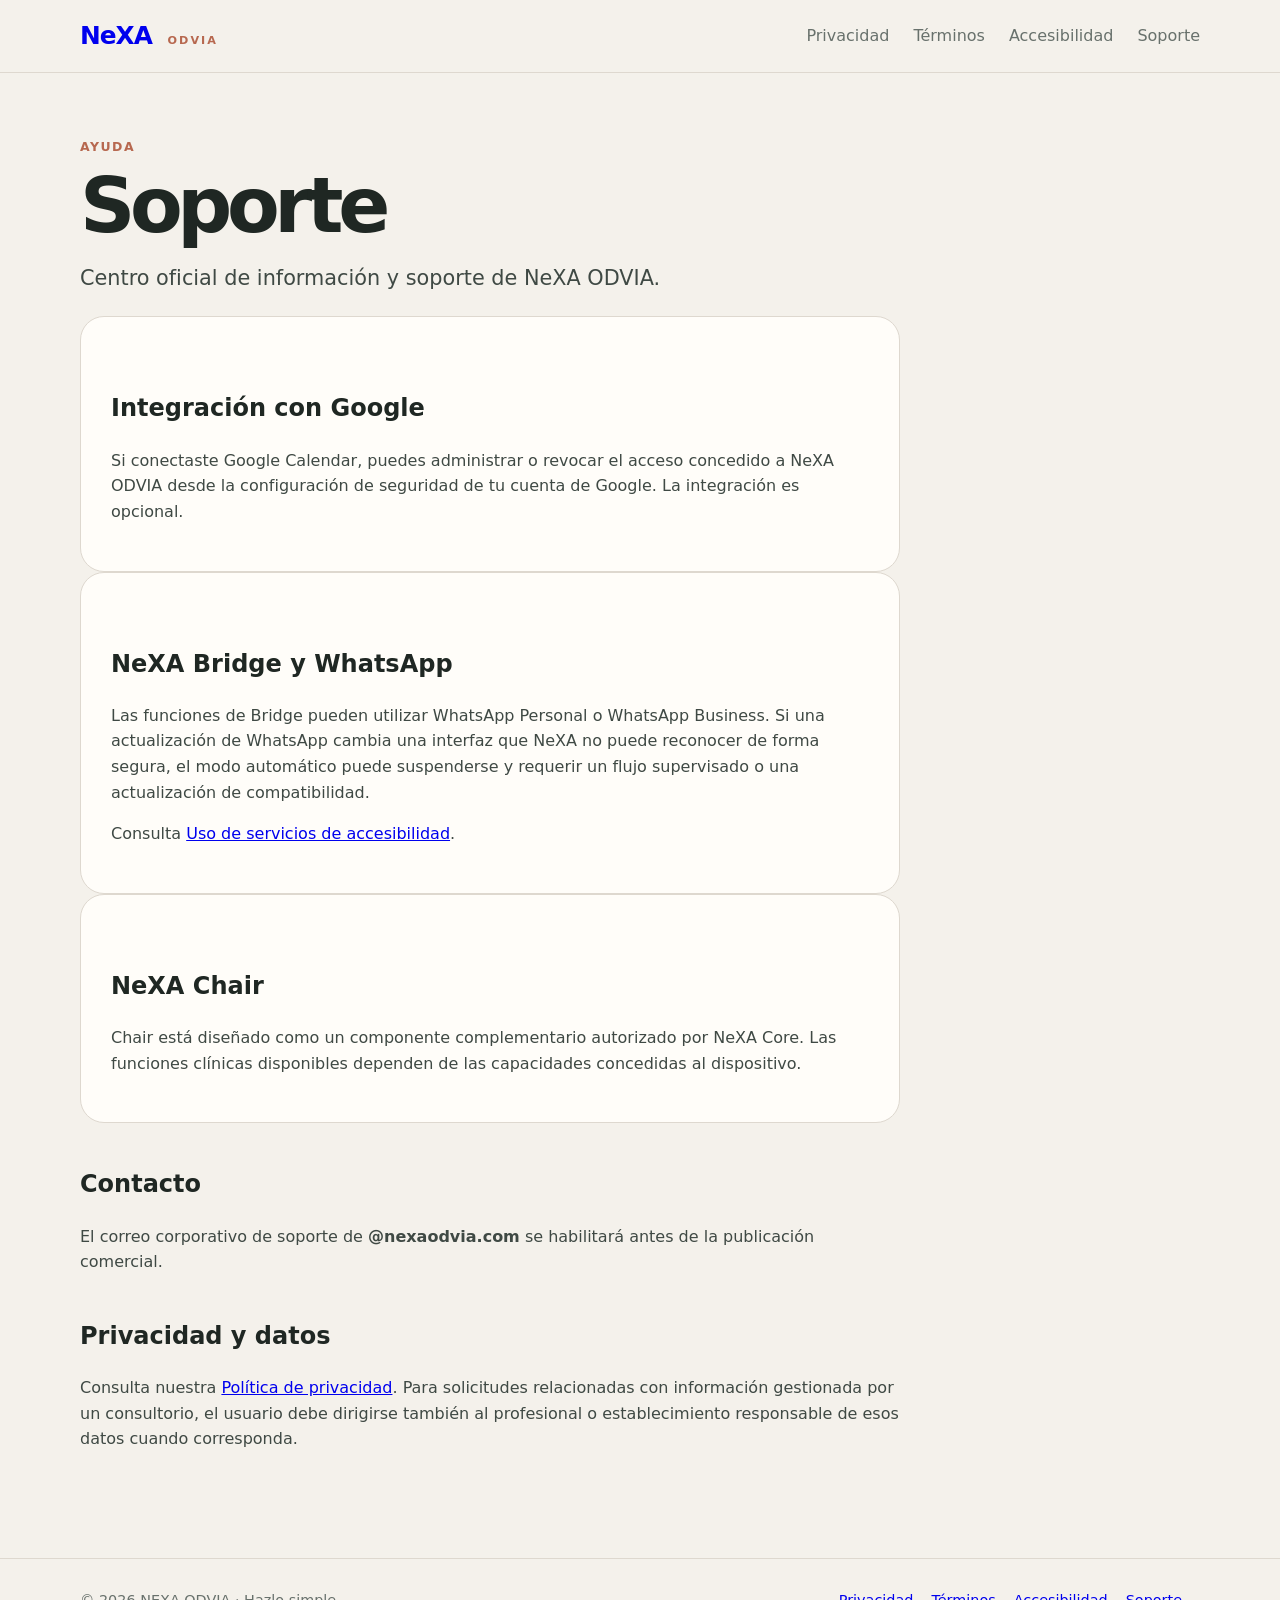
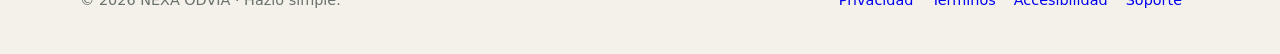
<file: support/index.html>
<!doctype html><html lang="es"><head><meta charset="utf-8"><meta name="viewport" content="width=device-width,initial-scale=1"><title>Soporte — NeXA ODVIA</title><link rel="stylesheet" href="/assets/styles.css"></head><body>
<header><nav class="shell"><a class="brand" href="/">NeXA <span>ODVIA</span></a><div class="links"><a href="/privacy/">Privacidad</a><a href="/terms/">Términos</a><a href="/accessibility/">Accesibilidad</a><a href="/support/">Soporte</a></div></nav></header><main class="page shell"><div class="content"><div class="eyebrow">Ayuda</div><h1>Soporte</h1><p class="lead">Centro oficial de información y soporte de NeXA ODVIA.</p>
<div class="card"><h2>Integración con Google</h2><p>Si conectaste Google Calendar, puedes administrar o revocar el acceso concedido a NeXA ODVIA desde la configuración de seguridad de tu cuenta de Google. La integración es opcional.</p></div>
<div class="card"><h2>NeXA Bridge y WhatsApp</h2><p>Las funciones de Bridge pueden utilizar WhatsApp Personal o WhatsApp Business. Si una actualización de WhatsApp cambia una interfaz que NeXA no puede reconocer de forma segura, el modo automático puede suspenderse y requerir un flujo supervisado o una actualización de compatibilidad.</p><p>Consulta <a href="/accessibility/">Uso de servicios de accesibilidad</a>.</p></div>
<div class="card"><h2>NeXA Chair</h2><p>Chair está diseñado como un componente complementario autorizado por NeXA Core. Las funciones clínicas disponibles dependen de las capacidades concedidas al dispositivo.</p></div>
<h2>Contacto</h2><p>El correo corporativo de soporte de <strong>@nexaodvia.com</strong> se habilitará antes de la publicación comercial.</p>
<h2>Privacidad y datos</h2><p>Consulta nuestra <a href="/privacy/">Política de privacidad</a>. Para solicitudes relacionadas con información gestionada por un consultorio, el usuario debe dirigirse también al profesional o establecimiento responsable de esos datos cuando corresponda.</p>
</div></main><footer><div class="shell footer-row"><div>© 2026 NEXA ODVIA · Hazlo simple.</div><div><a href="/privacy/">Privacidad</a><a href="/terms/">Términos</a><a href="/accessibility/">Accesibilidad</a><a href="/support/">Soporte</a></div></div></footer></body></html>
</file>
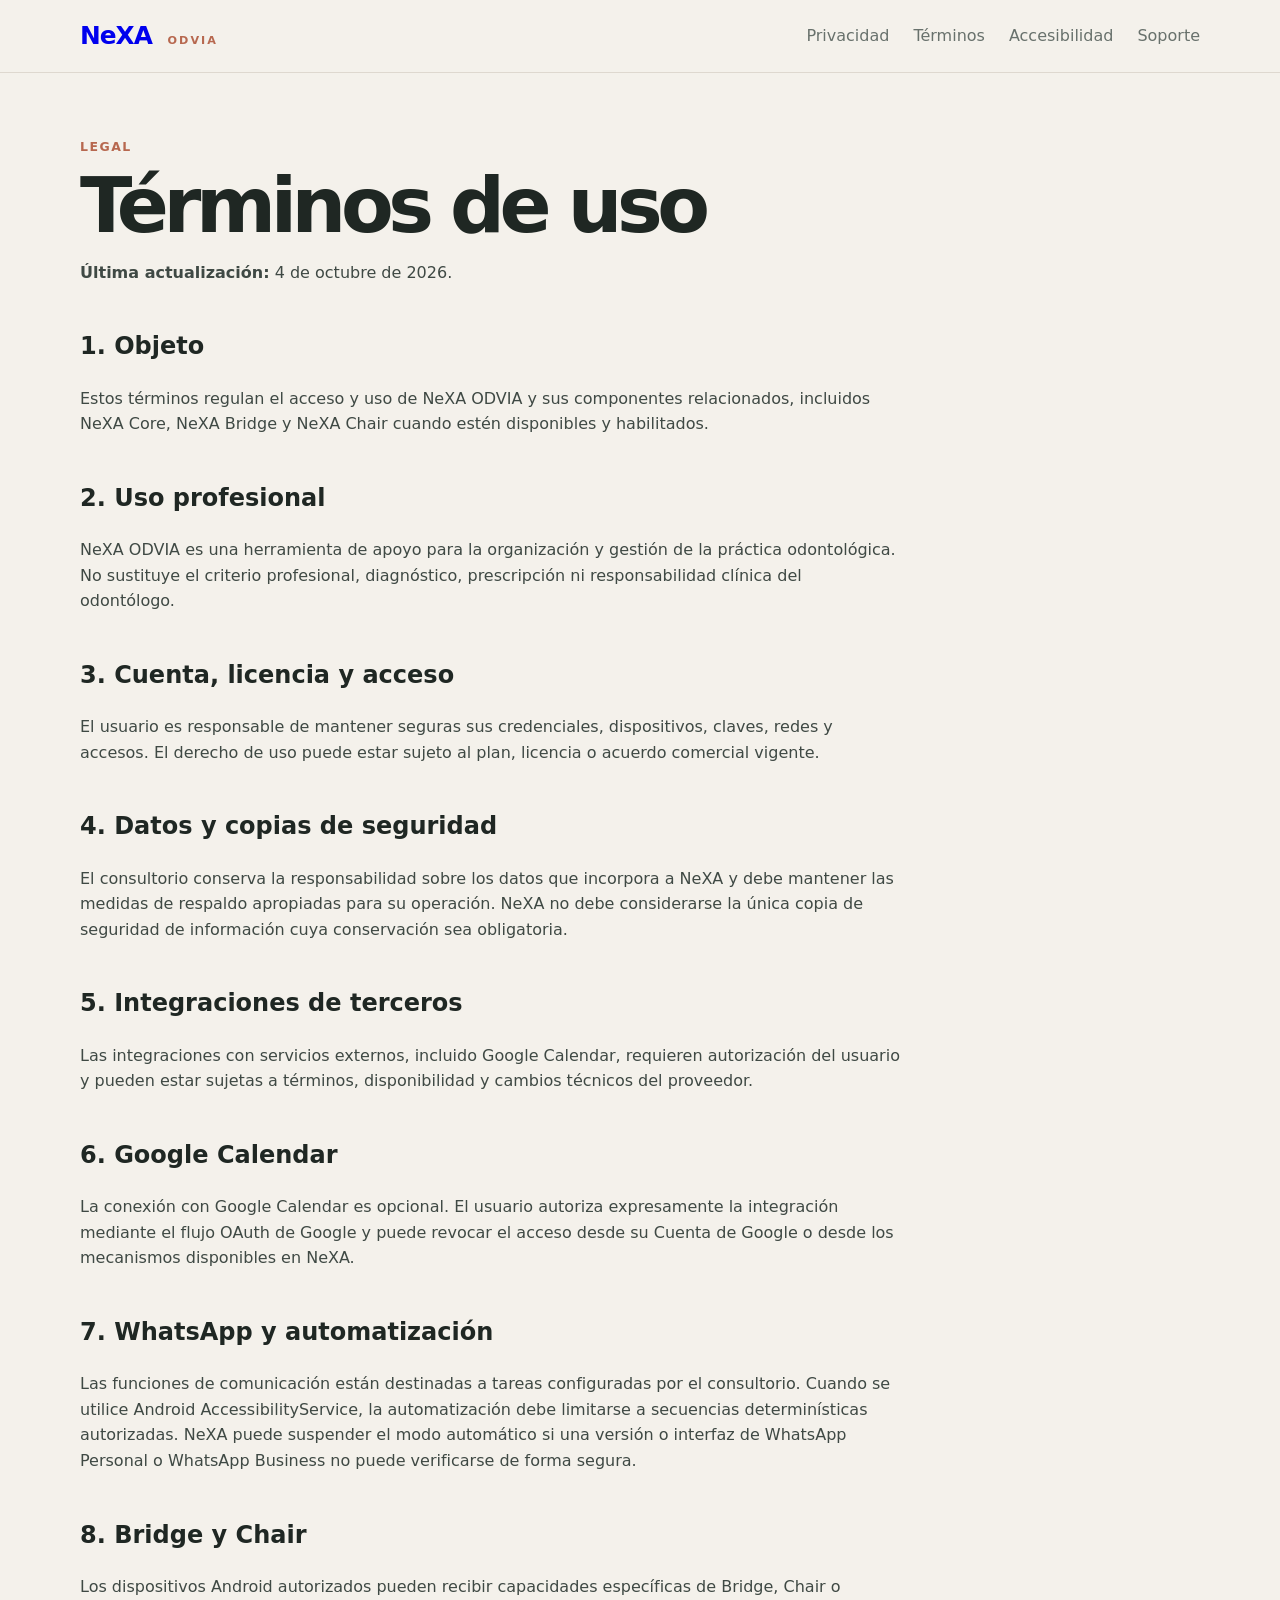
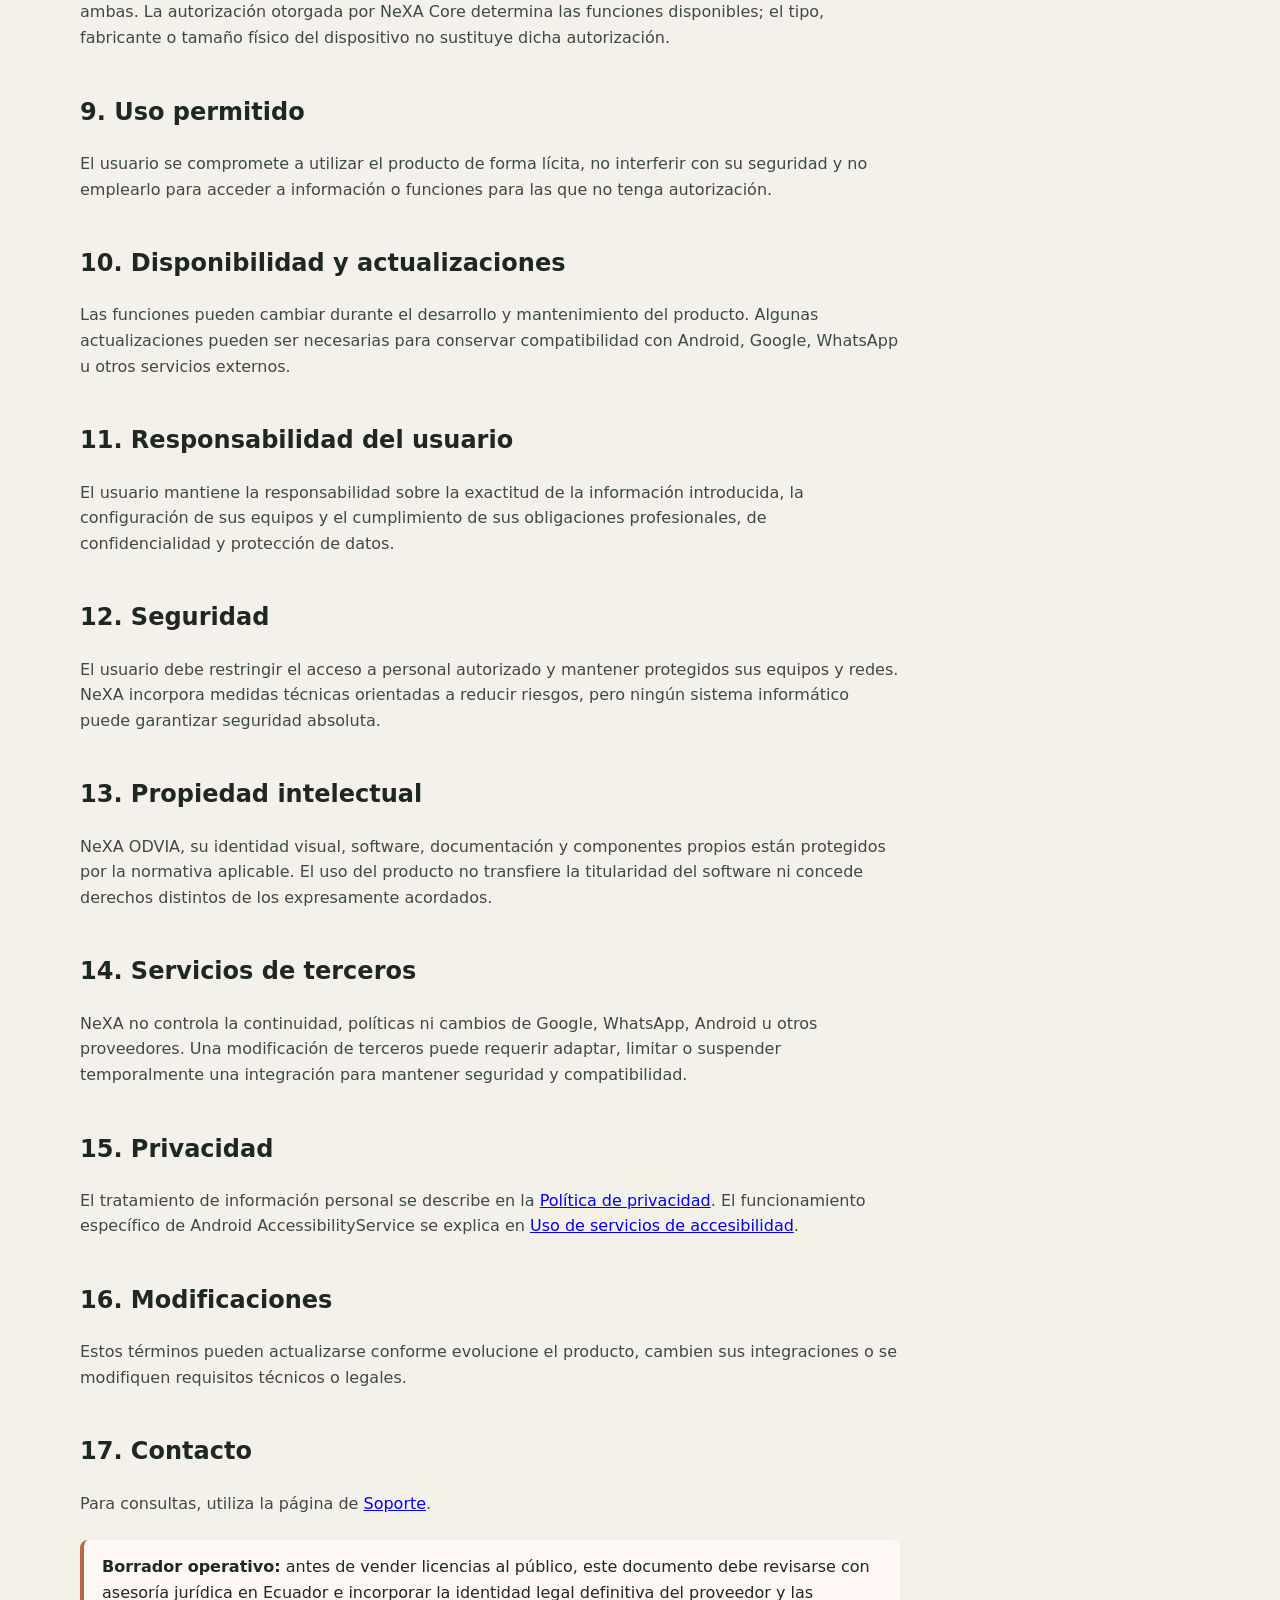
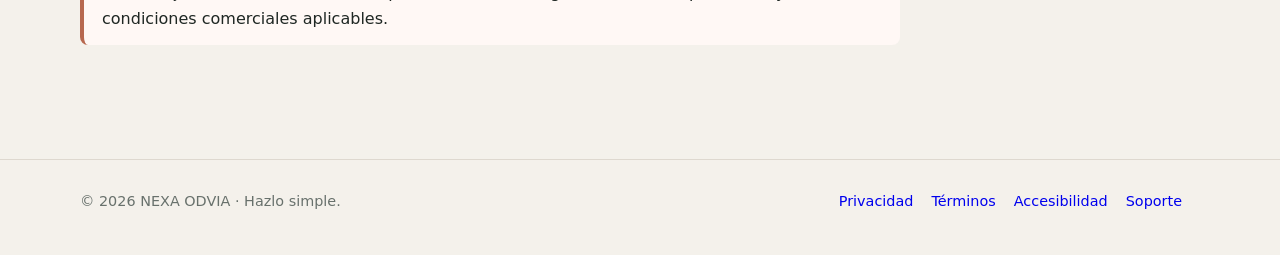
<file: terms/index.html>
<!doctype html><html lang="es"><head><meta charset="utf-8"><meta name="viewport" content="width=device-width,initial-scale=1"><title>Términos — NeXA ODVIA</title><link rel="stylesheet" href="/assets/styles.css"></head><body>
<header><nav class="shell"><a class="brand" href="/">NeXA <span>ODVIA</span></a><div class="links"><a href="/privacy/">Privacidad</a><a href="/terms/">Términos</a><a href="/accessibility/">Accesibilidad</a><a href="/support/">Soporte</a></div></nav></header><main class="page shell"><div class="content"><div class="eyebrow">Legal</div><h1>Términos de uso</h1><p><strong>Última actualización:</strong> 4 de octubre de 2026.</p>
<h2>1. Objeto</h2><p>Estos términos regulan el acceso y uso de NeXA ODVIA y sus componentes relacionados, incluidos NeXA Core, NeXA Bridge y NeXA Chair cuando estén disponibles y habilitados.</p>
<h2>2. Uso profesional</h2><p>NeXA ODVIA es una herramienta de apoyo para la organización y gestión de la práctica odontológica. No sustituye el criterio profesional, diagnóstico, prescripción ni responsabilidad clínica del odontólogo.</p>
<h2>3. Cuenta, licencia y acceso</h2><p>El usuario es responsable de mantener seguras sus credenciales, dispositivos, claves, redes y accesos. El derecho de uso puede estar sujeto al plan, licencia o acuerdo comercial vigente.</p>
<h2>4. Datos y copias de seguridad</h2><p>El consultorio conserva la responsabilidad sobre los datos que incorpora a NeXA y debe mantener las medidas de respaldo apropiadas para su operación. NeXA no debe considerarse la única copia de seguridad de información cuya conservación sea obligatoria.</p>
<h2>5. Integraciones de terceros</h2><p>Las integraciones con servicios externos, incluido Google Calendar, requieren autorización del usuario y pueden estar sujetas a términos, disponibilidad y cambios técnicos del proveedor.</p>
<h2>6. Google Calendar</h2><p>La conexión con Google Calendar es opcional. El usuario autoriza expresamente la integración mediante el flujo OAuth de Google y puede revocar el acceso desde su Cuenta de Google o desde los mecanismos disponibles en NeXA.</p>
<h2>7. WhatsApp y automatización</h2><p>Las funciones de comunicación están destinadas a tareas configuradas por el consultorio. Cuando se utilice Android AccessibilityService, la automatización debe limitarse a secuencias determinísticas autorizadas. NeXA puede suspender el modo automático si una versión o interfaz de WhatsApp Personal o WhatsApp Business no puede verificarse de forma segura.</p>
<h2>8. Bridge y Chair</h2><p>Los dispositivos Android autorizados pueden recibir capacidades específicas de Bridge, Chair o ambas. La autorización otorgada por NeXA Core determina las funciones disponibles; el tipo, fabricante o tamaño físico del dispositivo no sustituye dicha autorización.</p>
<h2>9. Uso permitido</h2><p>El usuario se compromete a utilizar el producto de forma lícita, no interferir con su seguridad y no emplearlo para acceder a información o funciones para las que no tenga autorización.</p>
<h2>10. Disponibilidad y actualizaciones</h2><p>Las funciones pueden cambiar durante el desarrollo y mantenimiento del producto. Algunas actualizaciones pueden ser necesarias para conservar compatibilidad con Android, Google, WhatsApp u otros servicios externos.</p>
<h2>11. Responsabilidad del usuario</h2><p>El usuario mantiene la responsabilidad sobre la exactitud de la información introducida, la configuración de sus equipos y el cumplimiento de sus obligaciones profesionales, de confidencialidad y protección de datos.</p>
<h2>12. Seguridad</h2><p>El usuario debe restringir el acceso a personal autorizado y mantener protegidos sus equipos y redes. NeXA incorpora medidas técnicas orientadas a reducir riesgos, pero ningún sistema informático puede garantizar seguridad absoluta.</p>
<h2>13. Propiedad intelectual</h2><p>NeXA ODVIA, su identidad visual, software, documentación y componentes propios están protegidos por la normativa aplicable. El uso del producto no transfiere la titularidad del software ni concede derechos distintos de los expresamente acordados.</p>
<h2>14. Servicios de terceros</h2><p>NeXA no controla la continuidad, políticas ni cambios de Google, WhatsApp, Android u otros proveedores. Una modificación de terceros puede requerir adaptar, limitar o suspender temporalmente una integración para mantener seguridad y compatibilidad.</p>
<h2>15. Privacidad</h2><p>El tratamiento de información personal se describe en la <a href="/privacy/">Política de privacidad</a>. El funcionamiento específico de Android AccessibilityService se explica en <a href="/accessibility/">Uso de servicios de accesibilidad</a>.</p>
<h2>16. Modificaciones</h2><p>Estos términos pueden actualizarse conforme evolucione el producto, cambien sus integraciones o se modifiquen requisitos técnicos o legales.</p>
<h2>17. Contacto</h2><p>Para consultas, utiliza la página de <a href="/support/">Soporte</a>.</p>
<div class="notice"><strong>Borrador operativo:</strong> antes de vender licencias al público, este documento debe revisarse con asesoría jurídica en Ecuador e incorporar la identidad legal definitiva del proveedor y las condiciones comerciales aplicables.</div>
</div></main><footer><div class="shell footer-row"><div>© 2026 NEXA ODVIA · Hazlo simple.</div><div><a href="/privacy/">Privacidad</a><a href="/terms/">Términos</a><a href="/accessibility/">Accesibilidad</a><a href="/support/">Soporte</a></div></div></footer></body></html>
</file>
<file: assets/index-BSLHzWRd.css>
@font-face{font-family:Inter;font-style:normal;font-display:swap;font-weight:400;src:url(/assets/inter-latin-400-normal-C38fXH4l.woff2) format("woff2"),url(/assets/inter-latin-400-normal-CyCys3Eg.woff) format("woff")}@font-face{font-family:Inter;font-style:normal;font-display:swap;font-weight:500;src:url(/assets/inter-latin-500-normal-Cerq10X2.woff2) format("woff2"),url(/assets/inter-latin-500-normal-BL9OpVg8.woff) format("woff")}@font-face{font-family:Inter;font-style:normal;font-display:swap;font-weight:600;src:url(/assets/inter-latin-600-normal-LgqL8muc.woff2) format("woff2"),url(/assets/inter-latin-600-normal-CiBQ2DWP.woff) format("woff")}@font-face{font-family:Inter;font-style:normal;font-display:swap;font-weight:700;src:url(/assets/inter-latin-700-normal-Yt3aPRUw.woff2) format("woff2"),url(/assets/inter-latin-700-normal-BLAVimhd.woff) format("woff")}:root{color-scheme:only light;font-family:Inter,Arial,sans-serif;color:#0c1529;background:#f5f9fe;font-synthesis:none;--ink:#0c1529;--muted:#4d5e7b;--blue:#0058f5;--navy:#102638;--line:#cbdcec;--ice:#e9f3fd}*{box-sizing:border-box}body{margin:0;background:#f5f9fe;color:#0c1529}a{color:var(--blue);text-decoration:none}button,a{-webkit-tap-highlight-color:transparent}a,button{touch-action:manipulation}button{font:inherit}a:focus-visible,button:focus-visible{outline:3px solid #0058f5;outline-offset:5px;border-radius:4px}main:focus{outline:none}a:hover{text-decoration:underline;text-underline-offset:5px}img{max-width:100%;display:block}h1,h2,h3,p,figure{margin:0}h1{font-size:clamp(42px,4.7vw,66px);line-height:1.08;font-weight:700;letter-spacing:-2.4px}h2{font-size:clamp(28px,3.25vw,43px);line-height:1.1;letter-spacing:-1.3px}h3{font-size:23px;line-height:1.25;letter-spacing:-.55px}p{line-height:1.48}svg{flex-shrink:0}.container{width:min(100% - 84px,1250px);margin-inline:auto}.preview-label,.eyebrow{text-transform:uppercase;font-weight:700;letter-spacing:2px;color:var(--muted)}header{border-bottom:1px solid #e0eaf5;background:#f8fbff}.preview-label{font-size:11px;padding-top:21px;letter-spacing:1.6px}.header-row{display:flex;justify-content:space-between;align-items:center;min-height:90px;gap:28px}.brand{color:var(--ink);font-size:40px;letter-spacing:-2px;font-weight:700;white-space:nowrap;display:flex;align-items:center;gap:14px}.brand span{font-size:18px;letter-spacing:3.5px;color:var(--muted)}.brand:hover{text-decoration:none}.header-row nav{display:flex;align-items:center;gap:36px}.header-row nav a{color:var(--ink);font-size:17px;padding:14px 0;display:flex;gap:8px;align-items:center;border-bottom:2px solid transparent}.header-row nav a[aria-current=page]{color:var(--blue);border-color:var(--blue)}.header-row nav .nav-explore{color:var(--blue);font-weight:600}.menu-toggle{display:none}.skip-link{position:absolute;left:20px;top:-80px;z-index:20;background:#fff;padding:14px}.skip-link:focus{top:10px}.home-hero{position:relative;min-height:650px;display:grid;grid-template-columns:48% 52%;align-items:center;isolation:isolate}.hero-copy{min-width:0;position:relative;z-index:1;padding-bottom:25px}.eyebrow{font-size:14px;line-height:1.6;margin-bottom:30px}.home-hero h1{overflow-wrap:anywhere;font-size:clamp(52px,6.1vw,82px);line-height:1.08;letter-spacing:-3.8px}.hero-tagline{font-size:29px;color:var(--muted);margin-top:24px}.actions{display:flex;gap:34px;align-items:center;margin-top:46px}.button{display:inline-flex;align-items:center;justify-content:center;gap:10px;padding:17px 24px;border-radius:10px;font-size:18px;font-weight:600;line-height:1.3;min-height:52px;text-align:center}.primary{color:#fff;background:var(--blue);border:1px solid var(--blue)}.primary:hover{background:#064acc;text-decoration:none}.outline{border:1px solid var(--line);color:var(--ink);background:transparent}.outline:hover{background:#e4eef9;text-decoration:none}.text-link{display:inline-flex;gap:9px;align-items:center;font-weight:600;font-size:20px}.secondary{color:#344969}.device-figure img{width:100%;height:auto}.home-hero .device-figure{width:120%;margin-left:-17%;align-self:end;padding-top:10px;animation:hero-in .9s ease-out both}.device-figure figcaption{text-align:center;color:#40516b;font-size:15px;font-style:italic;margin-top:8px;padding-bottom:20px}.dark-band{background:var(--navy);color:#f7fbff}.home-band>.container{display:grid;grid-template-columns:44% 56%;align-items:center;padding-block:50px}.dark-band h2{font-size:clamp(34px,4.4vw,57px);letter-spacing:-1.8px}.role-list a{color:#fff;display:grid;grid-template-columns:125px 1fr 22px;gap:20px;align-items:center;padding:22px 0;border-bottom:1px solid #8b9baa}.role-list a:first-child{padding-top:0}.role-list a:last-child{border-bottom:0;padding-bottom:0}.role-list strong{font-size:31px;letter-spacing:-1px}.role-list span{font-size:19px}.breadcrumb{display:flex;gap:10px;margin-top:30px;margin-bottom:40px;font-size:14px}.lead{font-size:23px;line-height:1.38;color:var(--muted);margin-top:20px;max-width:660px}.badge{display:inline-block;border-radius:20px;padding:6px 15px;background:#dcebf9;color:#163252;font-size:14px;line-height:1.35;margin-top:20px}.split-heading{display:grid;grid-template-columns:58% 42%;align-items:center;gap:20px}.split-heading .eyebrow{margin-bottom:18px}.split-heading h1{font-size:clamp(40px,4.4vw,59px)}.product-picker{display:flex;gap:12px;flex-wrap:wrap}.product-picker a{display:flex;align-items:center;gap:10px;padding:16px 21px;border-radius:14px;color:var(--ink);background:#fff;font-size:17px;font-weight:600;min-height:54px}.product-picker a:hover{background:#e3edfa;text-decoration:none}.product-picker a.selected{background:var(--blue);color:#fff}.split-heading .product-picker{justify-content:flex-end}.product-feature{display:grid;grid-template-columns:65% 30%;gap:5%;margin-top:65px;align-items:center}.screen-figure img{width:100%;object-fit:contain}.screen-figure figcaption{font-style:italic;font-size:14px;color:var(--muted);margin:9px 8px 0;line-height:1.45}.product-feature h2{font-size:36px}.product-feature p{font-size:20px;color:var(--muted);margin-top:14px}.product-feature .text-link{margin-top:30px}hr{border:0;border-top:1px solid var(--line);margin:28px 0}.small-note{font-size:14px;font-style:italic;color:var(--muted)}.product-intro>.small-note{margin:12px 8px 30px}.product-detail{display:grid;grid-template-columns:44% 52%;gap:4%;padding-block:52px 44px;align-items:center}.product-detail .lead{font-size:20px}.feature-list{list-style:none;margin:28px 0 0;padding:0}.feature-list li{display:flex;gap:22px;padding:20px 0;border-bottom:1px solid var(--line)}.feature-list li:last-child{border:0}.feature-list svg{width:30px;height:30px}.feature-list h3{font-size:20px}.feature-list p{font-size:16px;color:var(--muted);margin-top:3px}.cta-band>.container{padding-block:38px;display:flex;justify-content:space-between;align-items:center;gap:35px}.cta-band h2{font-size:44px}.cta-band p{text-align:center;margin-top:12px;font-size:15px}.scope-note{margin-top:25px}.scope-note p{margin-top:15px;color:var(--muted)}.ecosystem-hero{position:relative;min-height:710px;padding-top:0}.ecosystem-hero>div{position:relative;z-index:1}.ecosystem-hero .device-figure{width:77%;margin-left:auto;margin-top:-125px}.ecosystem-hero .lead{max-width:420px}.ecosystem-cards{display:grid;grid-template-columns:repeat(3,1fr);padding-block:42px;gap:32px}.ecosystem-cards article{border-right:1px solid var(--line);padding-right:30px;display:flex;flex-direction:column;align-items:flex-start}.ecosystem-cards article:last-child{border:0;padding-right:0}.ecosystem-cards h2{display:flex;gap:16px;align-items:center;font-size:36px}.ecosystem-cards h2 svg{color:var(--blue)}.ecosystem-cards h3{font-size:21px;margin-top:16px}.ecosystem-cards p{font-size:18px;margin-top:14px}.ecosystem-cards .badge{border-radius:12px;margin-top:18px}.ecosystem-cards .text-link{margin-top:24px;font-size:18px}.journey-band>.container{padding-block:42px;text-align:center}.journey-band h2{text-align:left;font-size:46px}.journey-columns{display:grid;grid-template-columns:repeat(3,1fr);margin-top:35px;gap:30px;text-align:left}.journey-columns>div{display:flex;gap:20px;border-right:1px solid #8096a7;padding-right:22px}.journey-columns>div:last-child{border:0}.journey-columns h3{font-size:22px}.journey-columns p{margin-top:10px;font-size:18px}.journey-band .small-note{color:#e1eaf4;margin-block:30px 24px}.explore h1{font-size:60px}.explore>.lead{max-width:none}.explore-picker{display:flex;align-items:center;gap:35px;margin-top:34px;border-bottom:1px solid var(--line);padding-bottom:27px}.explore-picker strong{font-size:18px}.explore-layout{display:grid;grid-template-columns:27% 1fr;gap:40px;padding-top:32px}.explore-layout aside{border-right:1px solid var(--line);padding-right:24px}.explore-layout aside h2{font-size:27px;letter-spacing:-1px;margin-bottom:24px}.explore-layout aside nav a{display:flex;gap:16px;align-items:flex-start;padding:18px 14px;color:var(--ink);border-bottom:1px solid var(--line);font-size:18px;font-weight:600}.explore-layout aside nav a>span:first-child{font-weight:400;color:var(--muted)}.explore-layout aside nav a.active{background:#dfebff;border-radius:7px;border-left:4px solid var(--blue);padding-left:10px;color:var(--blue);border-bottom-color:transparent}.explore-layout aside small{display:block;font-size:12px;margin-top:5px;background:#d7e8f7;border-radius:15px;padding:4px 8px;font-weight:500}.area-label{font-size:15px;font-weight:600;color:var(--blue);margin-bottom:8px}.area-panel{min-width:0;animation:fade-in .18s ease-out}.area-panel h2{font-size:38px;margin-bottom:14px}.area-panel>p:not(.area-label){font-size:18px;margin-top:14px}.area-panel .area-detail{color:var(--muted);font-size:16px!important}.area-panel .screen-figure img{max-height:420px}.step-controls{display:flex;justify-content:space-between;align-items:center;border-block:1px solid var(--line);margin-top:28px;padding-block:20px;gap:20px}.step-controls>div{display:flex;gap:14px;align-items:center}.step-controls p{color:var(--muted);white-space:nowrap}.step-controls .button{font-size:16px;padding:12px 18px}.character{padding-top:32px}.character>h2{font-size:39px}.character>div{display:grid;grid-template-columns:repeat(3,1fr);gap:28px;margin-top:28px}.character article{border-right:1px solid var(--line);padding-right:20px}.character article:last-child{border:0}.character h3{font-size:22px}.character article p{font-size:17px;margin-top:10px}.scope-bar{background:#dfeefa;border-radius:12px;padding:12px 18px;font-size:15px;text-align:center;margin-block:28px 22px}.explore-end{padding-top:24px;border-top:1px solid var(--line);font-size:20px;display:flex;gap:20px;flex-wrap:wrap}footer{display:flex;justify-content:space-between;align-items:center;gap:25px;padding-block:32px;font-size:12px}footer p{color:var(--muted);font-style:italic;text-align:center}footer nav{display:flex;gap:24px}footer a{color:var(--ink)}@keyframes hero-in{0%{opacity:0;transform:translateY(15px)}to{opacity:1;transform:none}}@keyframes fade-in{0%{opacity:0}to{opacity:1}}@media(min-width:1400px){.home-hero{min-height:680px}}@media(max-width:1050px){.container{width:calc(100% - 60px)}.header-row nav{gap:20px}.home-hero{min-height:570px}.home-hero h1{font-size:60px}.hero-tagline{font-size:24px}.actions{gap:20px}.button{font-size:16px;padding:15px 20px}.text-link{font-size:18px}.home-band>.container{grid-template-columns:43% 57%}.role-list a{grid-template-columns:90px 1fr 18px;gap:12px}.role-list strong{font-size:27px}.role-list span{font-size:16px}.split-heading{grid-template-columns:1fr}.split-heading .product-picker{justify-content:flex-start;margin-top:10px}.product-feature{margin-top:40px}.product-feature h2{font-size:29px}.product-feature p{font-size:17px}.ecosystem-hero{min-height:650px}.ecosystem-hero .device-figure{margin-top:-40px;width:83%}.explore-layout{gap:28px;grid-template-columns:28% 1fr}.explore-layout aside nav a{font-size:16px;padding-inline:10px;gap:10px}.step-controls .button{font-size:14px}.character h3{font-size:19px}}@media(max-width:760px){.container{width:calc(100% - 36px)}.preview-label{font-size:9px;padding-top:14px;letter-spacing:1.1px}.header-row{min-height:75px;gap:10px}.brand{font-size:32px;gap:10px}.brand span{font-size:13px;letter-spacing:2.6px}.menu-toggle{display:flex;gap:6px;align-items:center;background:transparent;border:1px solid var(--line);border-radius:7px;padding:10px;color:var(--ink);font-size:14px}.menu-toggle svg{width:20px;height:20px}.header-row nav{display:none}.header-row nav.open{display:flex;position:absolute;top:103px;left:0;right:0;background:#f8fbff;z-index:10;padding:18px;box-shadow:0 12px 15px #10263815;gap:0;flex-direction:column;align-items:stretch}.header-row nav a{padding:13px 8px}.home-hero{display:flex;flex-direction:column;min-height:0;align-items:stretch;padding-top:42px}.hero-copy{padding:0}.eyebrow{font-size:11px;letter-spacing:1.3px;margin-bottom:20px}.home-hero h1{font-size:clamp(43px,9.5vw,65px);letter-spacing:-2.3px}.hero-tagline{font-size:21px;margin-top:18px}.actions{margin-top:27px;gap:18px;flex-wrap:wrap}.actions .text-link{font-size:16px}.home-hero .device-figure{width:100%;margin:26px 0 0;padding:0}.device-figure figcaption{font-size:12px;padding-bottom:20px}.home-band>.container{display:block;padding-block:30px}.home-band h2{font-size:37px;line-height:1.1;margin-bottom:30px}.home-band h2 br:last-child{display:none}.role-list a{grid-template-columns:78px 1fr 20px;padding:18px 0}.role-list strong{font-size:23px}.role-list span{font-size:14px}.breadcrumb{margin-top:22px;margin-bottom:30px;font-size:12px}h1{font-size:40px;letter-spacing:-1.7px}h2{font-size:29px;letter-spacing:-.9px}.split-heading h1{font-size:39px}.split-heading .eyebrow{margin-bottom:12px}.lead{font-size:19px;margin-top:16px}.badge{font-size:12px;margin-top:15px;padding:6px 11px}.product-picker{gap:8px}.product-picker a{padding:13px 14px;font-size:15px;border-radius:10px;gap:7px}.product-picker a svg{width:23px;height:23px}.product-feature{display:flex;flex-direction:column;gap:25px;margin-top:30px;align-items:stretch}.product-feature h2{font-size:29px}.product-feature p{font-size:18px}.product-feature .text-link{margin-top:22px}.product-detail{display:flex;flex-direction:column;padding-block:30px;gap:24px;align-items:stretch}.product-detail .lead{font-size:18px}.product-detail h2{font-size:32px}.feature-list{margin-top:16px}.feature-list li{gap:15px;padding-block:17px}.feature-list h3{font-size:18px}.feature-list p{font-size:15px}.cta-band>.container{display:block;padding-block:32px}.cta-band h2{font-size:33px}.cta-band .button{margin-top:26px}.cta-band p{text-align:left;font-size:13px}.ecosystem-hero{min-height:0}.ecosystem-hero h1{font-size:43px}.ecosystem-hero .device-figure{width:100%;margin:30px 0 0}.ecosystem-cards{display:block;padding-block:12px 28px}.ecosystem-cards article{border-right:0;border-bottom:1px solid var(--line);padding:25px 0}.ecosystem-cards h2{font-size:32px}.ecosystem-cards h3{font-size:20px;margin-top:12px}.ecosystem-cards p{font-size:17px;max-width:500px}.journey-band>.container{padding-block:30px}.journey-band h2{font-size:34px}.journey-columns{display:block;margin-top:24px}.journey-columns>div{border-right:0;border-bottom:1px solid #516b80;padding:20px 0}.journey-columns h3{font-size:21px}.journey-columns p{font-size:16px;margin-top:6px}.journey-band .small-note{font-size:12px}.explore h1{font-size:43px}.explore>.lead{font-size:19px}.explore-picker{display:block;margin-top:27px;padding-bottom:22px}.explore-picker strong{font-size:16px;display:block;margin-bottom:15px}.explore-layout{display:block;padding-top:24px}.explore-layout aside{padding:0;border:0}.explore-layout aside h2{font-size:24px;margin-bottom:12px}.explore-layout aside nav{display:flex;overflow:auto;gap:8px;padding:4px 3px 15px;margin-bottom:17px}.explore-layout aside nav a{flex-shrink:0;border:1px solid var(--line);padding:10px 12px!important;align-items:center;border-radius:8px;font-size:14px}.explore-layout aside nav a.active{border:1px solid var(--blue);background:#dfebff}.explore-layout aside small{display:none}.area-panel h2{font-size:30px}.area-label{font-size:13px}.area-panel>p:not(.area-label){font-size:17px}.screen-figure figcaption{font-size:12px}.step-controls{display:block;margin-top:25px;padding-block:18px}.step-controls>div{margin-top:14px;justify-content:space-between;align-items:stretch}.step-controls .button{font-size:13px;padding:12px;min-width:0}.step-controls .button svg{width:17px}.character{padding-top:26px}.character>h2{font-size:31px}.character>div{display:block;margin-top:22px}.character article{border-right:0;border-bottom:1px solid var(--line);padding:0 0 17px;margin-bottom:17px}.character h3{font-size:20px}.character article p{font-size:16px}.scope-bar{font-size:13px;text-align:left;line-height:1.65}.explore-end{font-size:18px;gap:12px}.explore-end .text-link{font-size:17px}footer{display:flex;flex-wrap:wrap;gap:20px;padding-block:28px;font-size:11px}footer p{order:3;text-align:left;width:100%}footer nav{gap:15px;margin-left:auto}.desktop-only{display:none}}@media(prefers-reduced-motion:reduce){*,*:before,*:after{animation:none!important;transition:none!important;scroll-behavior:auto!important}}.bridge-figure img{max-height:480px;width:auto;max-width:100%;margin-inline:auto;border:1px solid var(--line);border-radius:10px}.bridge-figure figcaption{text-align:center}.integration-note{padding-block:38px 46px;border-top:1px solid var(--line)}.integration-note h2{font-size:clamp(25px,3vw,34px);margin-bottom:18px}.integration-note p{max-width:850px;margin-top:12px;color:var(--muted)}.integration-note .small-note{font-size:14px}.real-screen{min-width:0;margin:0}.real-screen__frame{padding:10px;background:#122639;border:1px solid #5a7084;border-radius:14px;box-shadow:0 15px 30px #10263825}.real-screen__frame img{display:block;width:100%;height:auto;max-height:none;object-fit:contain;border-radius:3px}.real-screen--phone{max-width:245px;margin-inline:auto}.real-screen--phone .real-screen__frame{padding:16px 8px;border-radius:25px}.real-screen--phone img{border-radius:18px}.real-screen--tablet .real-screen__frame{padding:11px;border-radius:19px}.real-screen--tablet img{border-radius:9px}.real-screen figcaption{font-size:13px;line-height:1.45;color:#4d5e7b;margin-top:12px;text-align:center}.real-screen__pending{min-height:190px;display:flex;flex-direction:column;justify-content:center;align-items:center;gap:12px;padding:24px;background:#edf4fb;color:#233e58;text-align:center}.real-screen__pending strong{font-size:25px}.real-screen__pending span{font-size:17px}.real-screen__pending p{font-size:13px}.real-device-group{display:grid;grid-template-columns:1fr 150px;gap:22px;align-items:end}.real-device-group .real-screen--desktop{grid-column:1/-1;width:93%;margin-inline:auto}.real-device-group .real-screen--tablet{grid-column:1}.real-device-group .real-screen--phone{grid-column:2;width:100%}.real-device-group .real-screen figcaption{font-size:11px}.real-device-group .real-screen__pending{min-height:190px}.real-screen--compact{animation:real-screen-enter .9s ease-out both}@keyframes real-screen-enter{0%{opacity:0;transform:translateY(12px)}to{opacity:1;transform:none}}@media(max-width:760px){.real-device-group{grid-template-columns:1fr 105px;gap:12px}.real-screen__frame{padding:7px;border-radius:10px}.real-screen--tablet .real-screen__frame{padding:6px;border-radius:12px}.real-screen--phone .real-screen__frame{padding:10px 5px;border-radius:16px}.real-screen--phone img{border-radius:12px}.real-device-group .real-screen__pending{min-height:145px}.real-screen figcaption{font-size:12px}}@media(prefers-reduced-motion:reduce){.real-screen--compact{animation:none}}.real-screen__expand{display:block;padding:0;border:0;background:transparent;width:100%;cursor:zoom-in}.real-screen__hint{display:block;margin-top:5px;font-size:11px}.real-group-note{text-align:center;margin:15px 0 24px}.capture-pending{padding:34px;border:1px solid #cbdcec;background:#e9f3fd;border-radius:12px;align-self:center}.capture-pending h3{font-size:24px}.capture-pending p{font-size:16px;color:#4d5e7b;margin-top:14px}.capture-dialog{width:min(96vw,1600px);max-width:96vw;max-height:94vh;border:1px solid #9eafc1;border-radius:12px;padding:18px;color:#0c1529;background:#f5f9fe}.capture-dialog::backdrop{background:#091728cf}.capture-dialog__toolbar{display:flex;gap:12px;align-items:center;margin-bottom:15px}.capture-dialog__toolbar p{margin-right:auto;font-size:14px}.capture-dialog button{padding:10px 13px;border:1px solid #9eafc1;border-radius:6px;background:#fff;color:#0c1529;cursor:pointer}.capture-dialog__image{max-height:72vh;overflow:auto}.capture-dialog__image img{width:100%;height:auto;max-height:72vh;object-fit:contain}.capture-dialog__image.original-size img{width:auto;max-width:none;max-height:none}.capture-dialog>p{font-size:12px;margin-top:10px}.real-device-group{max-width:100%}.home-hero .device-figure{width:106%;margin-left:-6%;padding-top:30px}.ecosystem-hero .device-figure{width:75%;margin-top:-70px}.product-feature .real-screen--phone{max-height:none}.area-panel .real-screen--phone{max-width:200px}.area-panel .real-screen--tablet{width:100%}@media(max-width:760px){.home-hero .device-figure,.ecosystem-hero .device-figure{width:100%;margin:28px 0 0}.capture-dialog__toolbar{flex-wrap:wrap}.capture-dialog__toolbar p{width:100%}.capture-dialog{padding:12px}.capture-pending{padding:24px}.capture-pending h3{font-size:22px}.real-device-group .real-screen--desktop{width:100%}}.real-screen__frame img,.real-screen--phone img,.real-screen--tablet img{border-radius:0}.capture-dialog__image:focus-visible{outline:3px solid #0058f5;outline-offset:3px}
</file>
<file: assets/styles.css>
:root{--bg:#f4f1eb;--surface:#fffdf9;--text:#1f2723;--muted:#68716c;--olive:#596b4d;--olive-dark:#35422f;--terracotta:#b7684f;--line:#ded8cf}
*{box-sizing:border-box}body{margin:0;font-family:Inter,system-ui,sans-serif;background:var(--bg);color:var(--text);line-height:1.6}
.shell{width:min(1120px,calc(100% - 40px));margin:auto}header{border-bottom:1px solid var(--line);background:#f4f1eb}
nav{height:72px;display:flex;align-items:center;justify-content:space-between}.brand{font-weight:800;font-size:1.55rem;text-decoration:none;letter-spacing:-.04em}
.brand span{font-size:.7rem;letter-spacing:.18em;color:var(--terracotta);margin-left:8px}.links{display:flex;gap:24px}.links a{text-decoration:none;color:var(--muted)}
.hero{padding:92px 0 72px}.eyebrow{color:var(--terracotta);font-weight:700;text-transform:uppercase;letter-spacing:.12em;font-size:.78rem}
h1{font-size:clamp(3.4rem,8vw,7rem);line-height:.92;letter-spacing:-.07em;margin:14px 0 18px}h1 small{display:block;font-size:.18em;letter-spacing:.28em;color:var(--olive);margin-top:18px}
.lead{font-size:1.3rem;max-width:720px;color:var(--muted)}.tagline{font-weight:750;color:var(--olive-dark)}
.grid{display:grid;grid-template-columns:repeat(3,1fr);gap:18px;margin:30px 0 80px}.card{background:var(--surface);border:1px solid var(--line);border-radius:24px;padding:30px}
.page{padding:64px 0 90px}.page h1{font-size:clamp(2.5rem,6vw,4.8rem)}.content{max-width:820px}.content h2{margin-top:42px}.content p,.content li{color:#3f4944}
.notice{border-left:4px solid var(--terracotta);padding:14px 18px;background:#fff8f5;border-radius:8px;margin:24px 0}
footer{border-top:1px solid var(--line);padding:30px 0 42px;color:var(--muted);font-size:.9rem}.footer-row{display:flex;justify-content:space-between;gap:20px;flex-wrap:wrap}footer a{text-decoration:none;margin-right:18px}
@media(max-width:760px){.links{display:none}.grid{grid-template-columns:1fr}.shell{width:min(100% - 28px,1120px)}}
</file>
